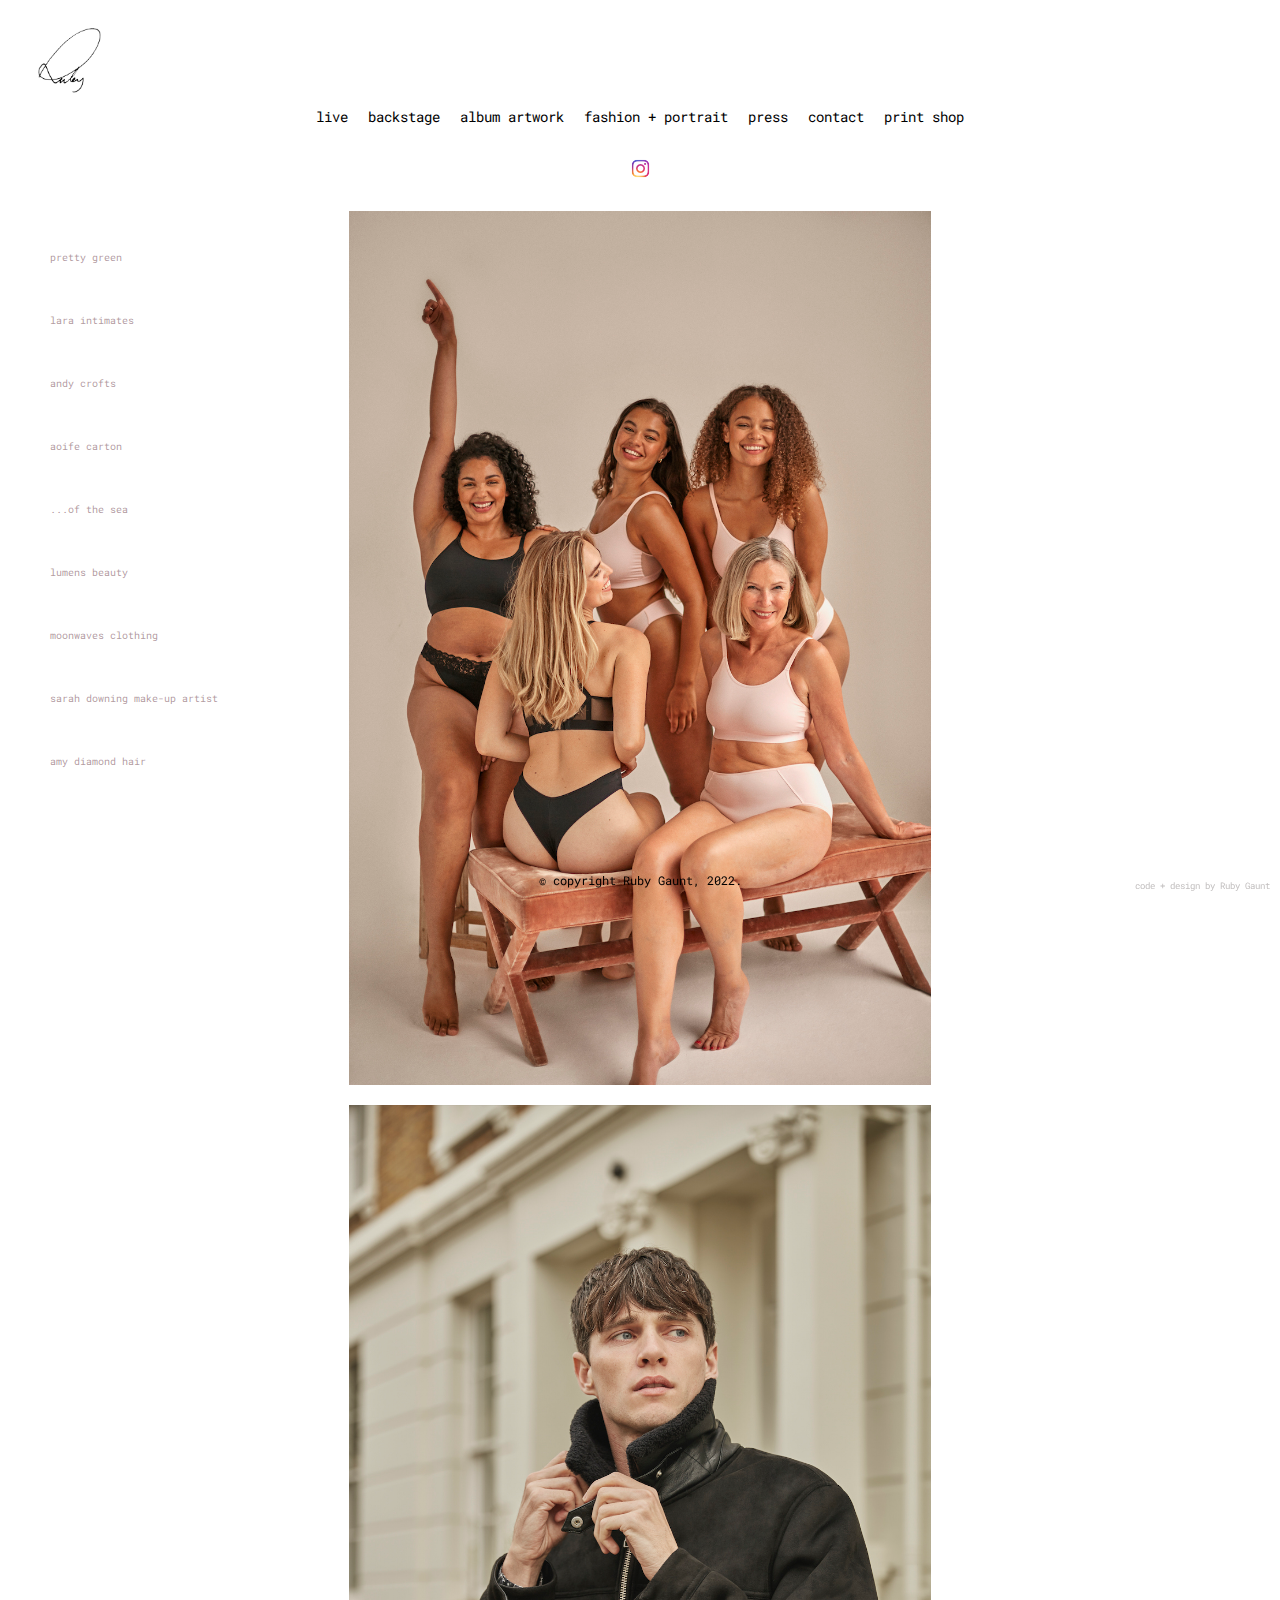
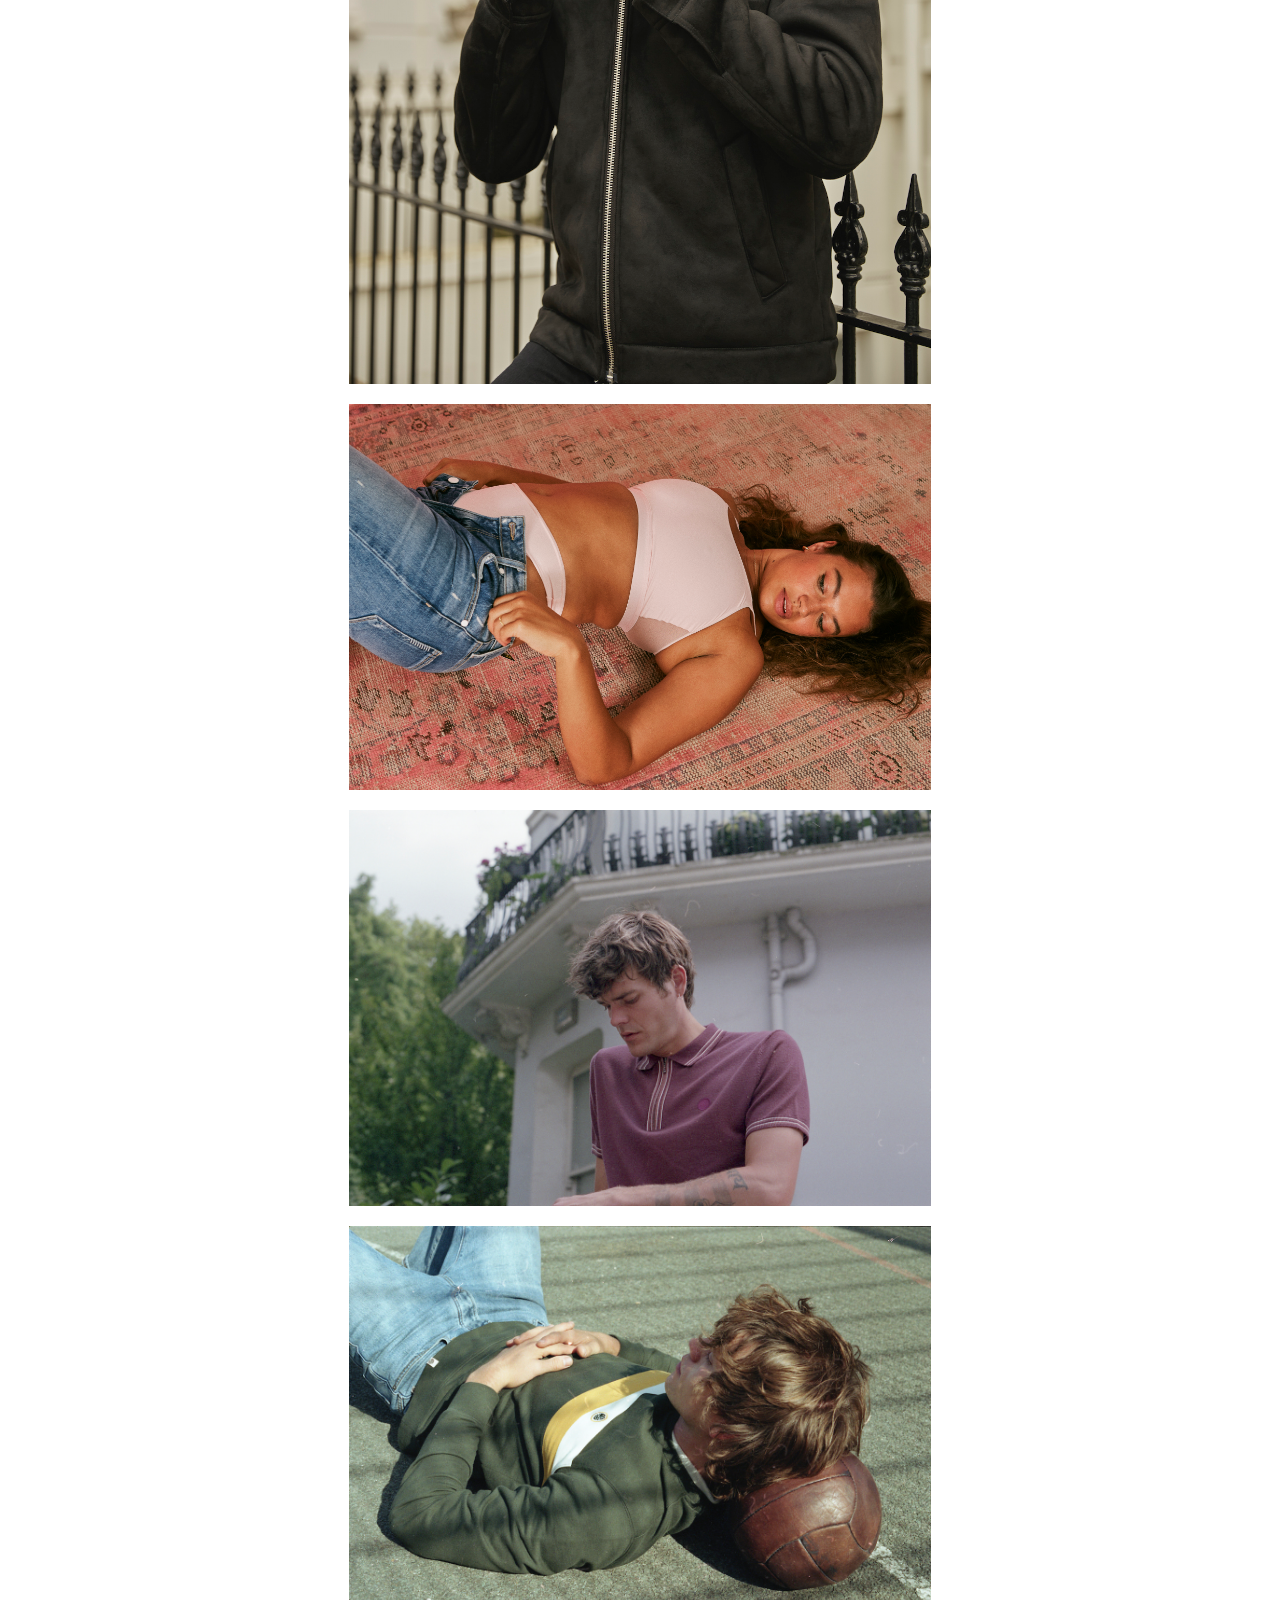
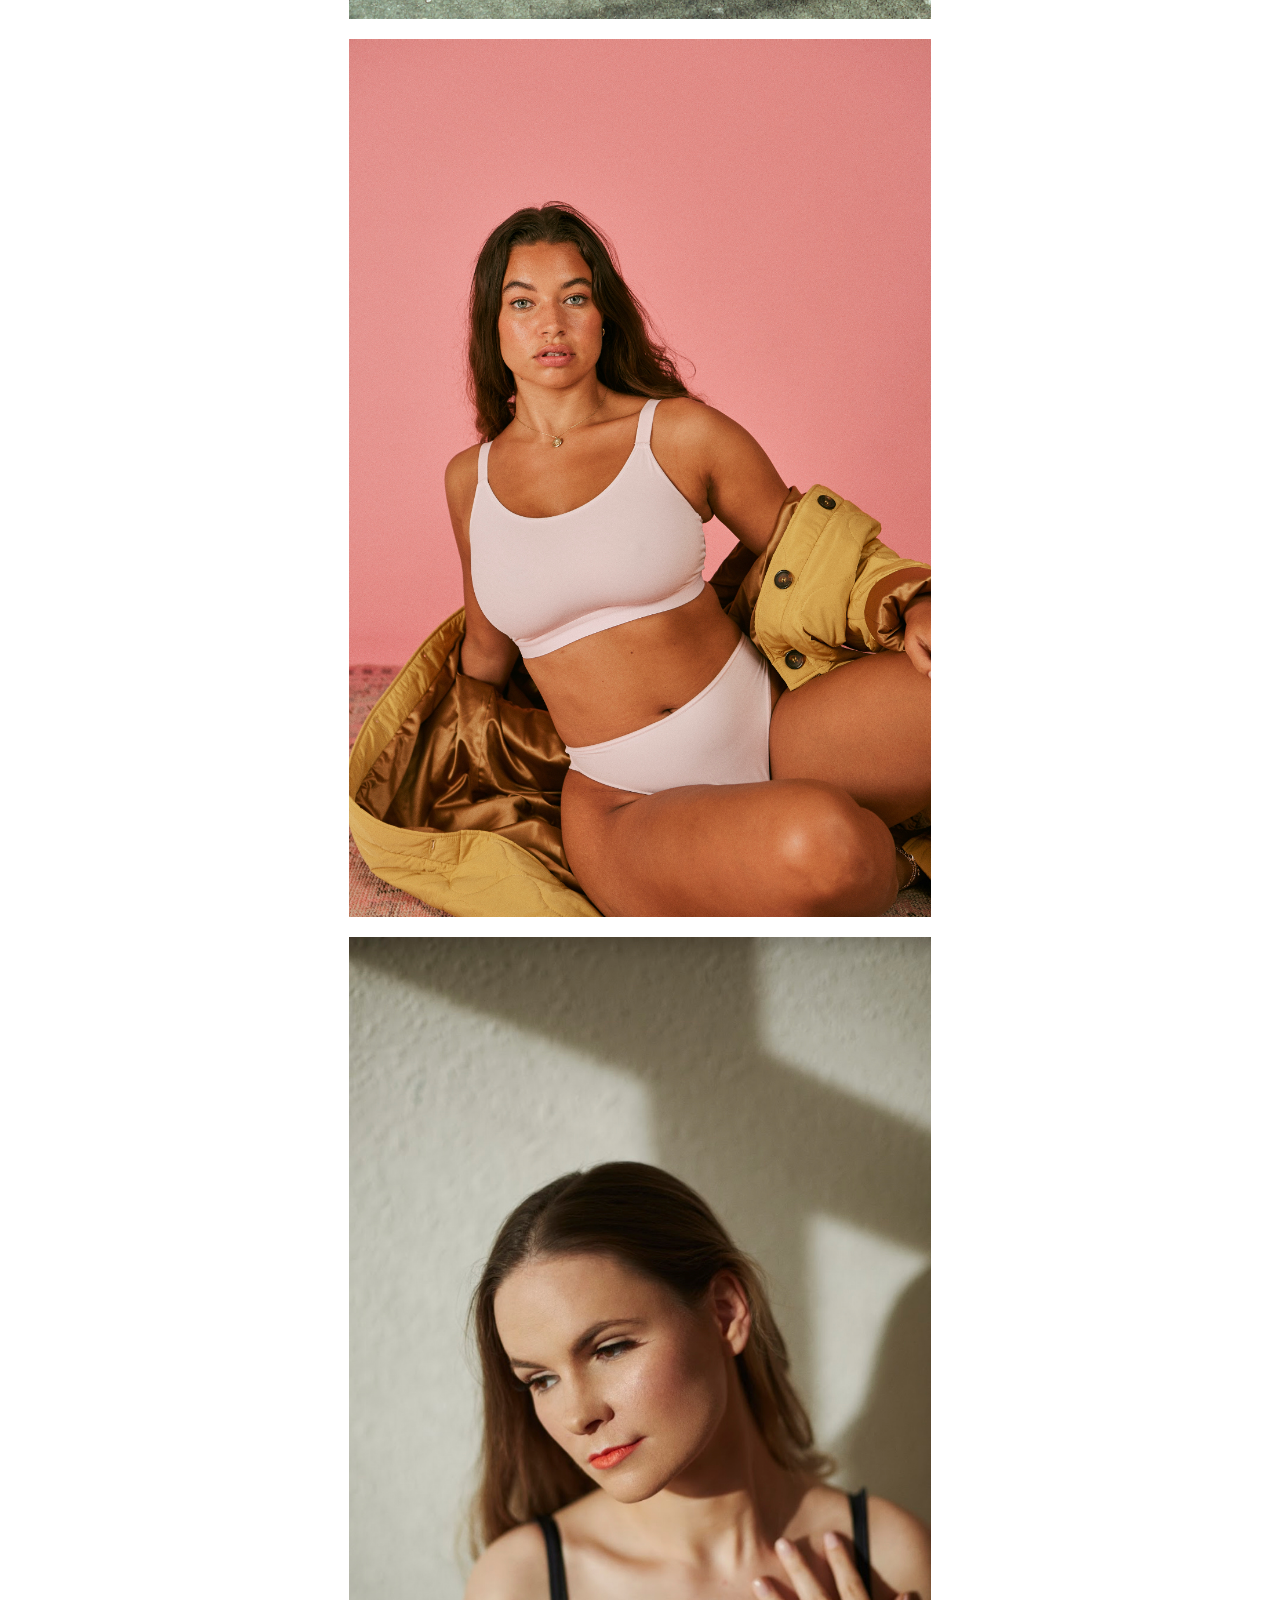
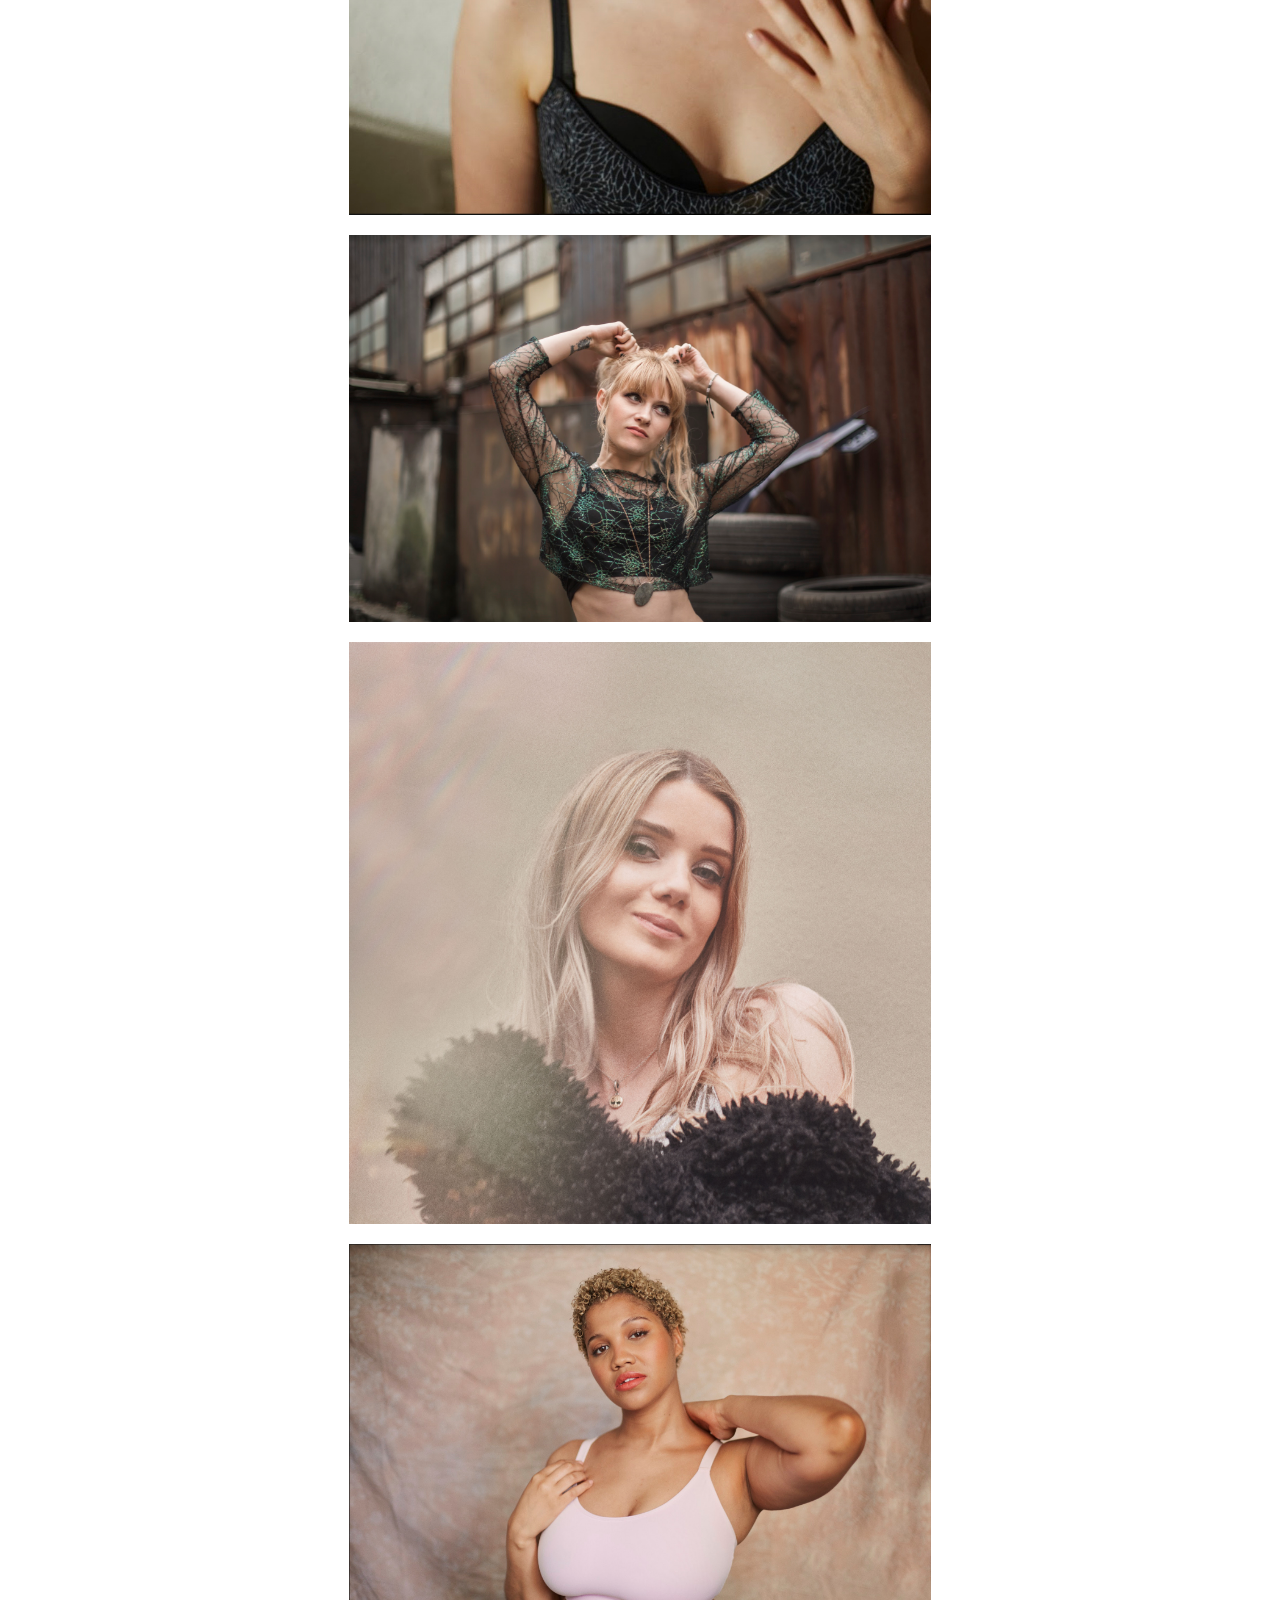
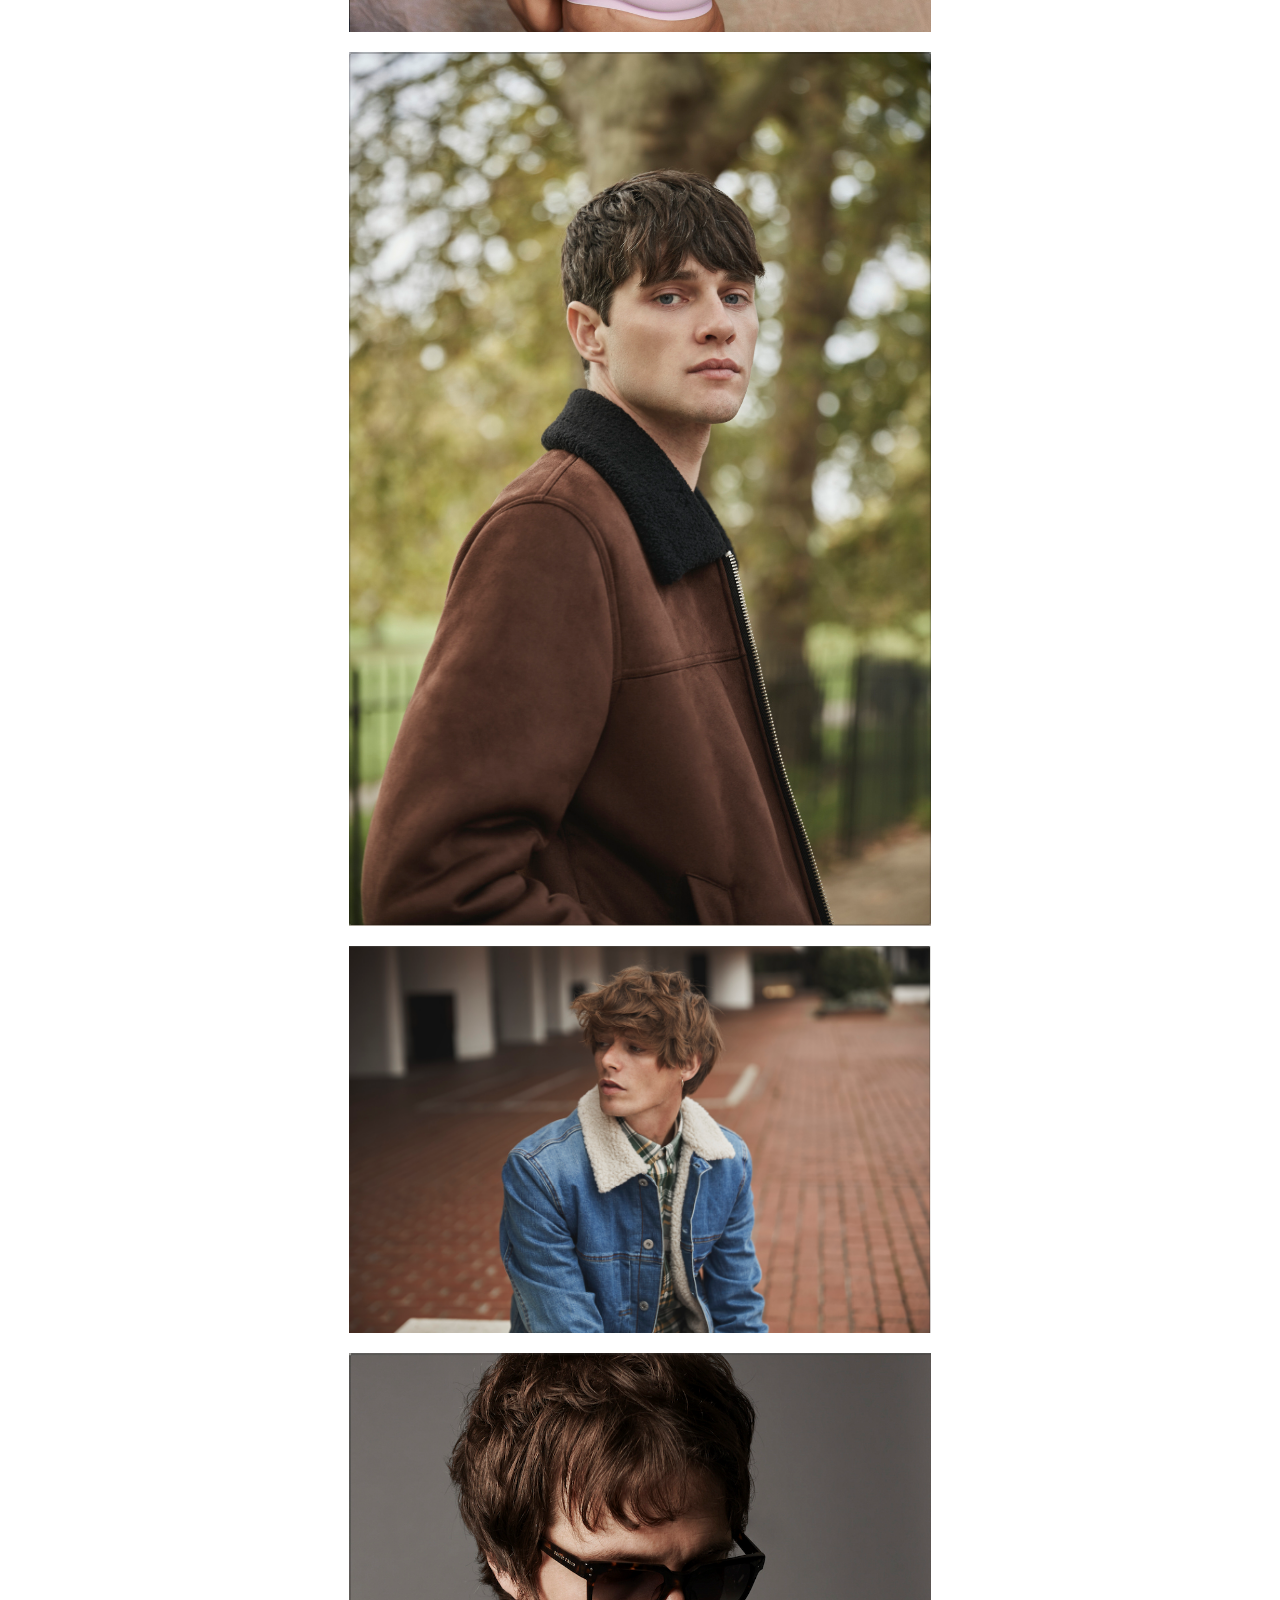
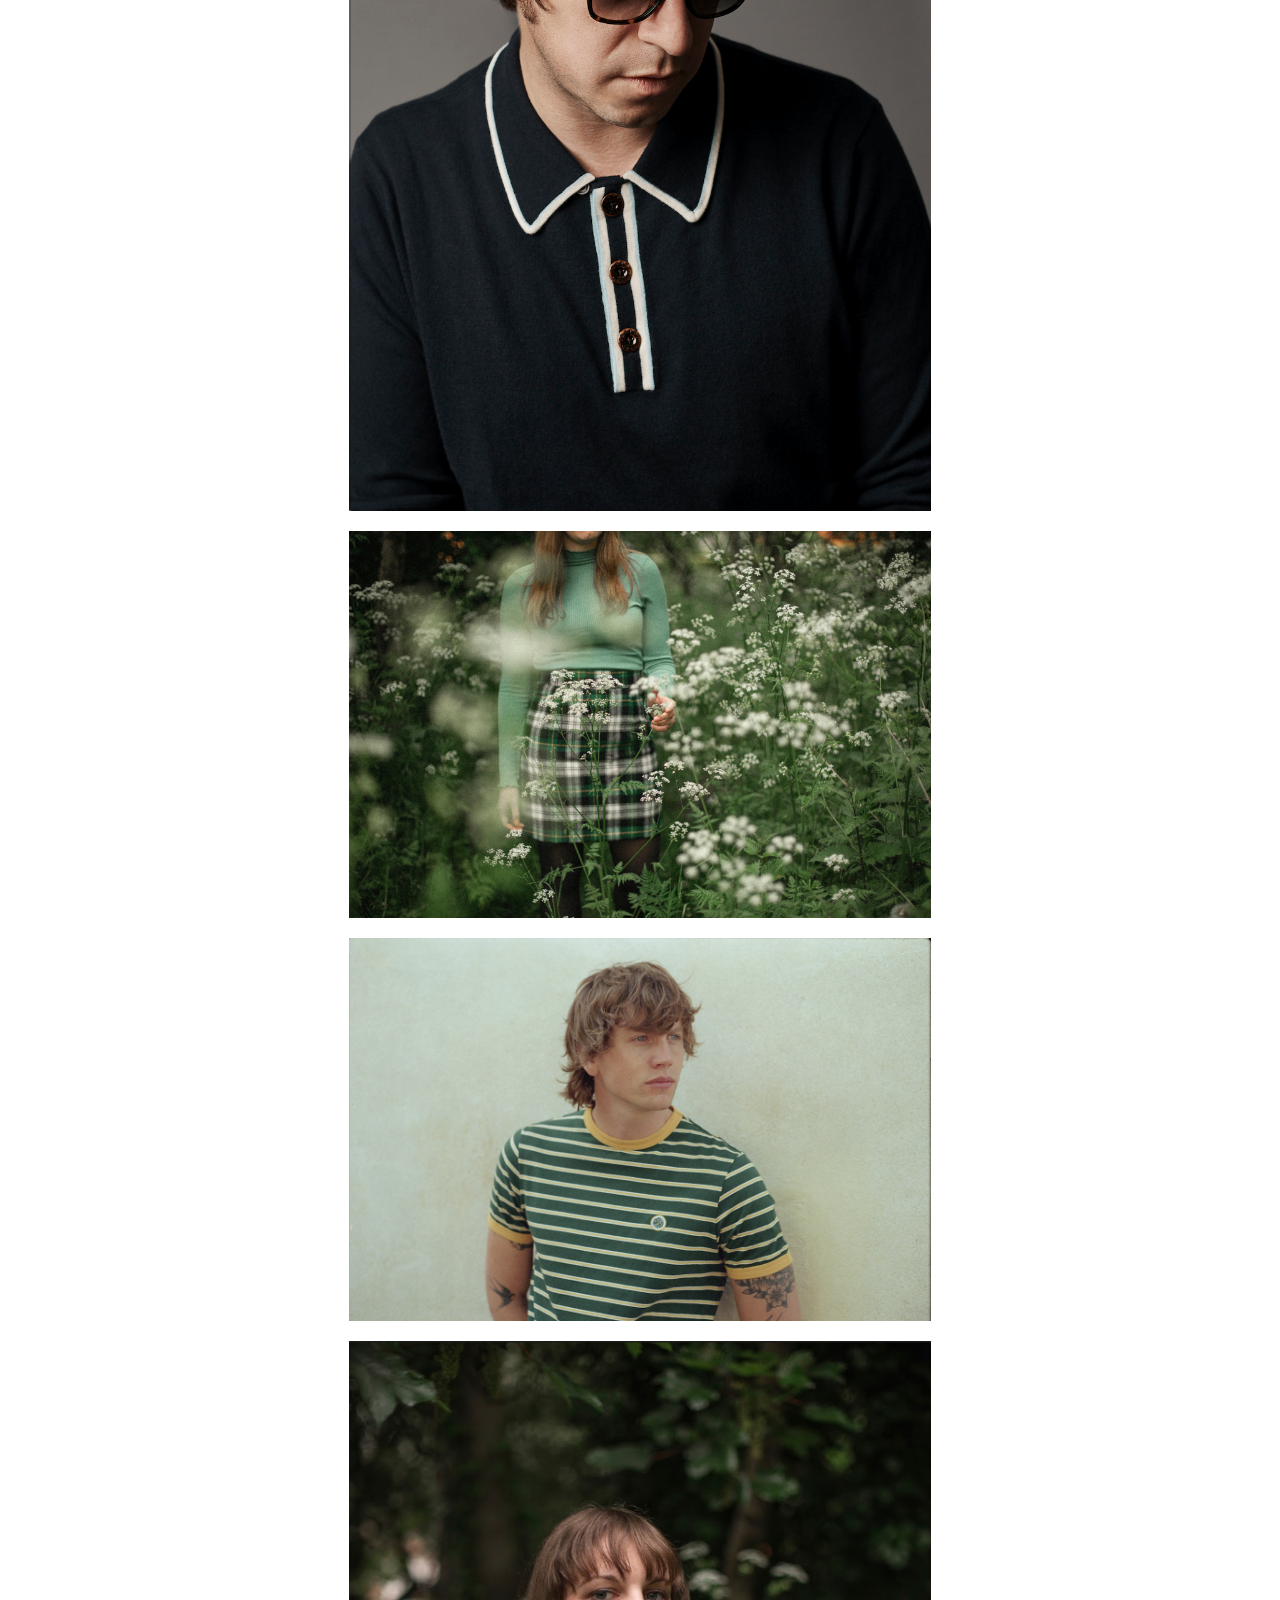
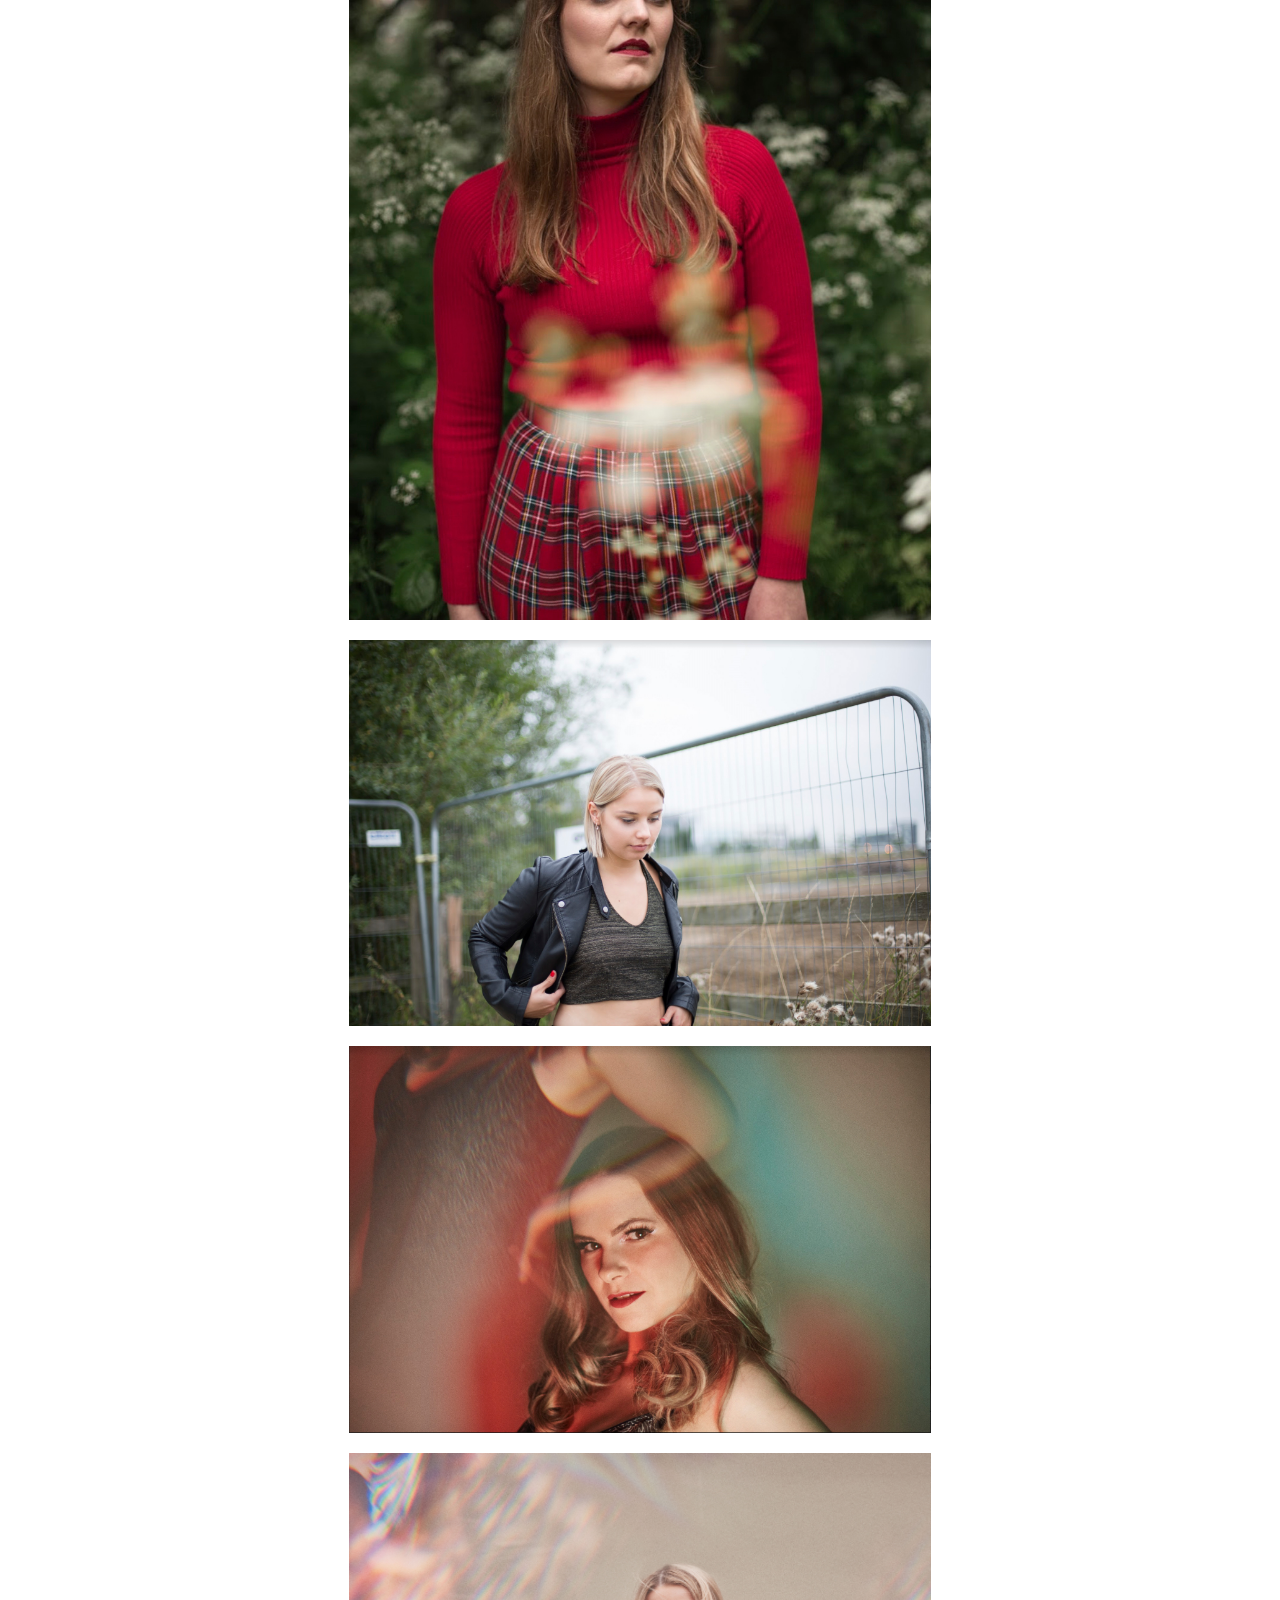
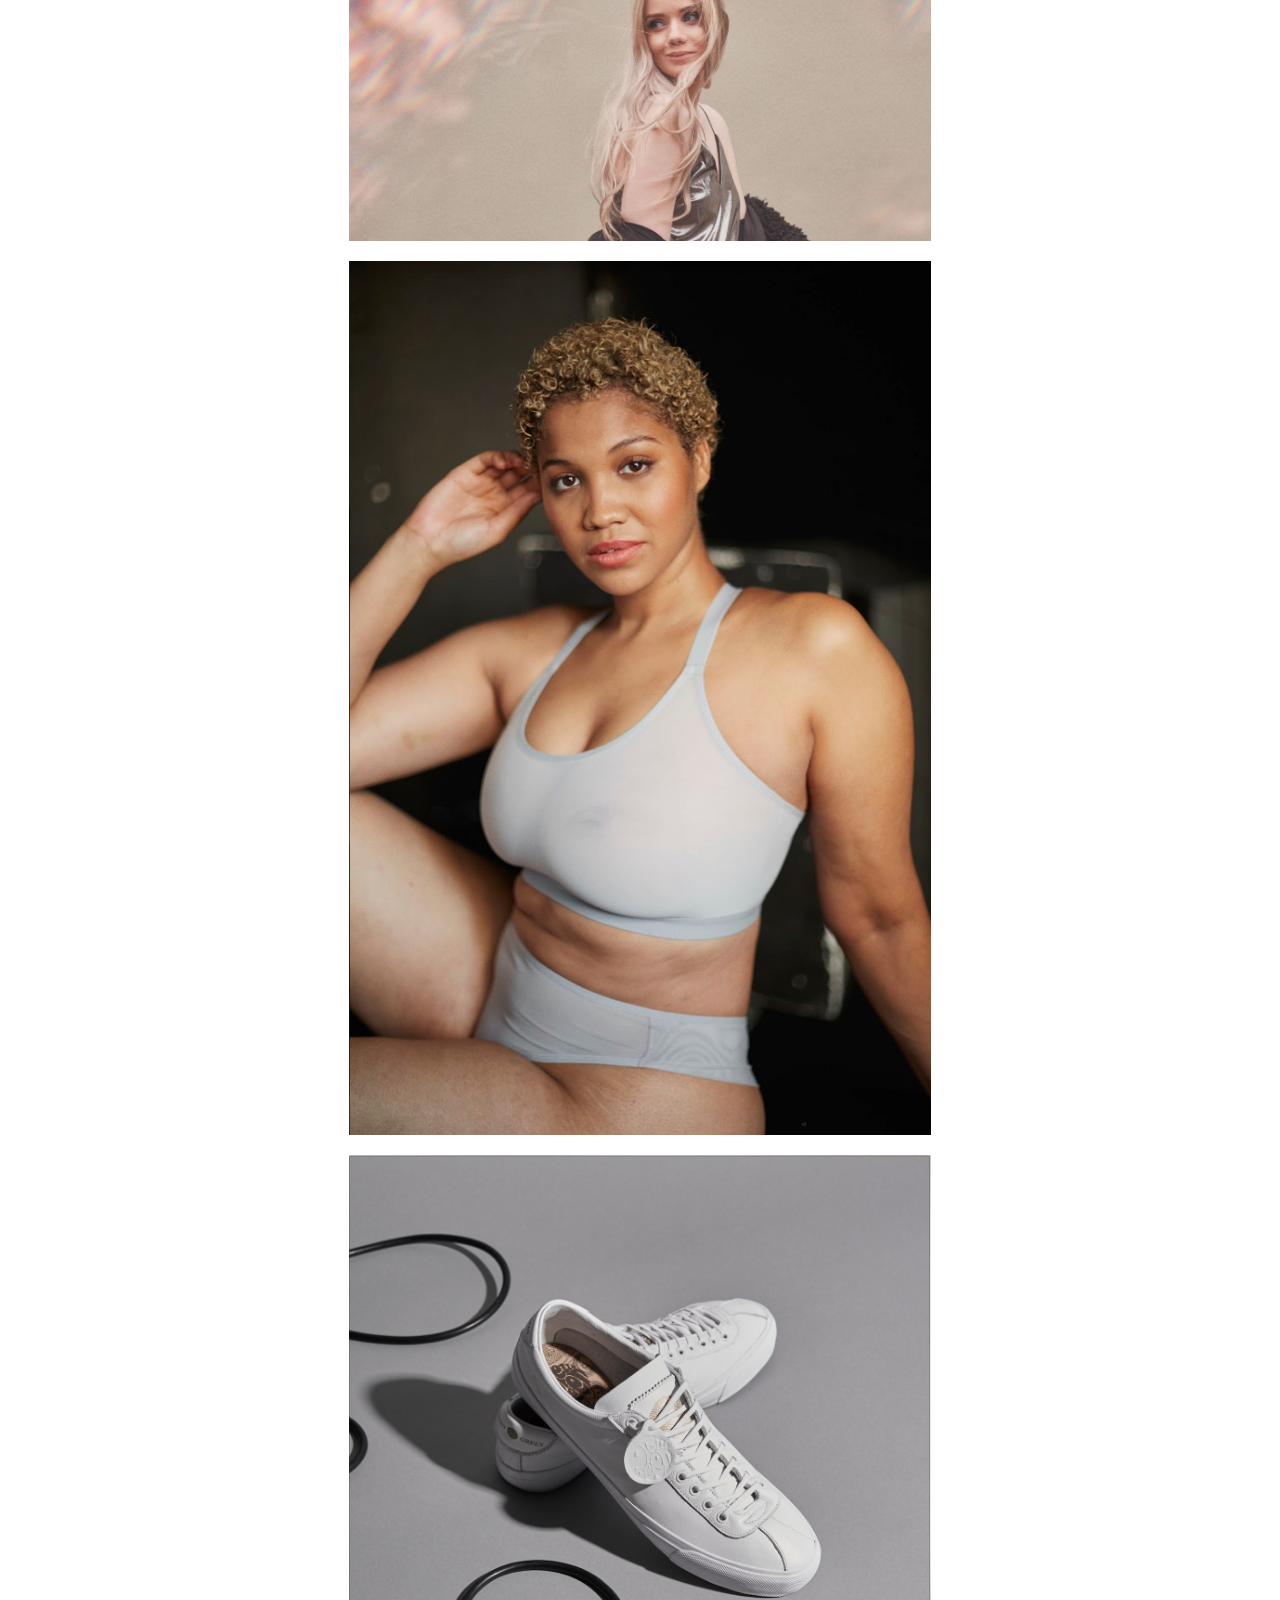
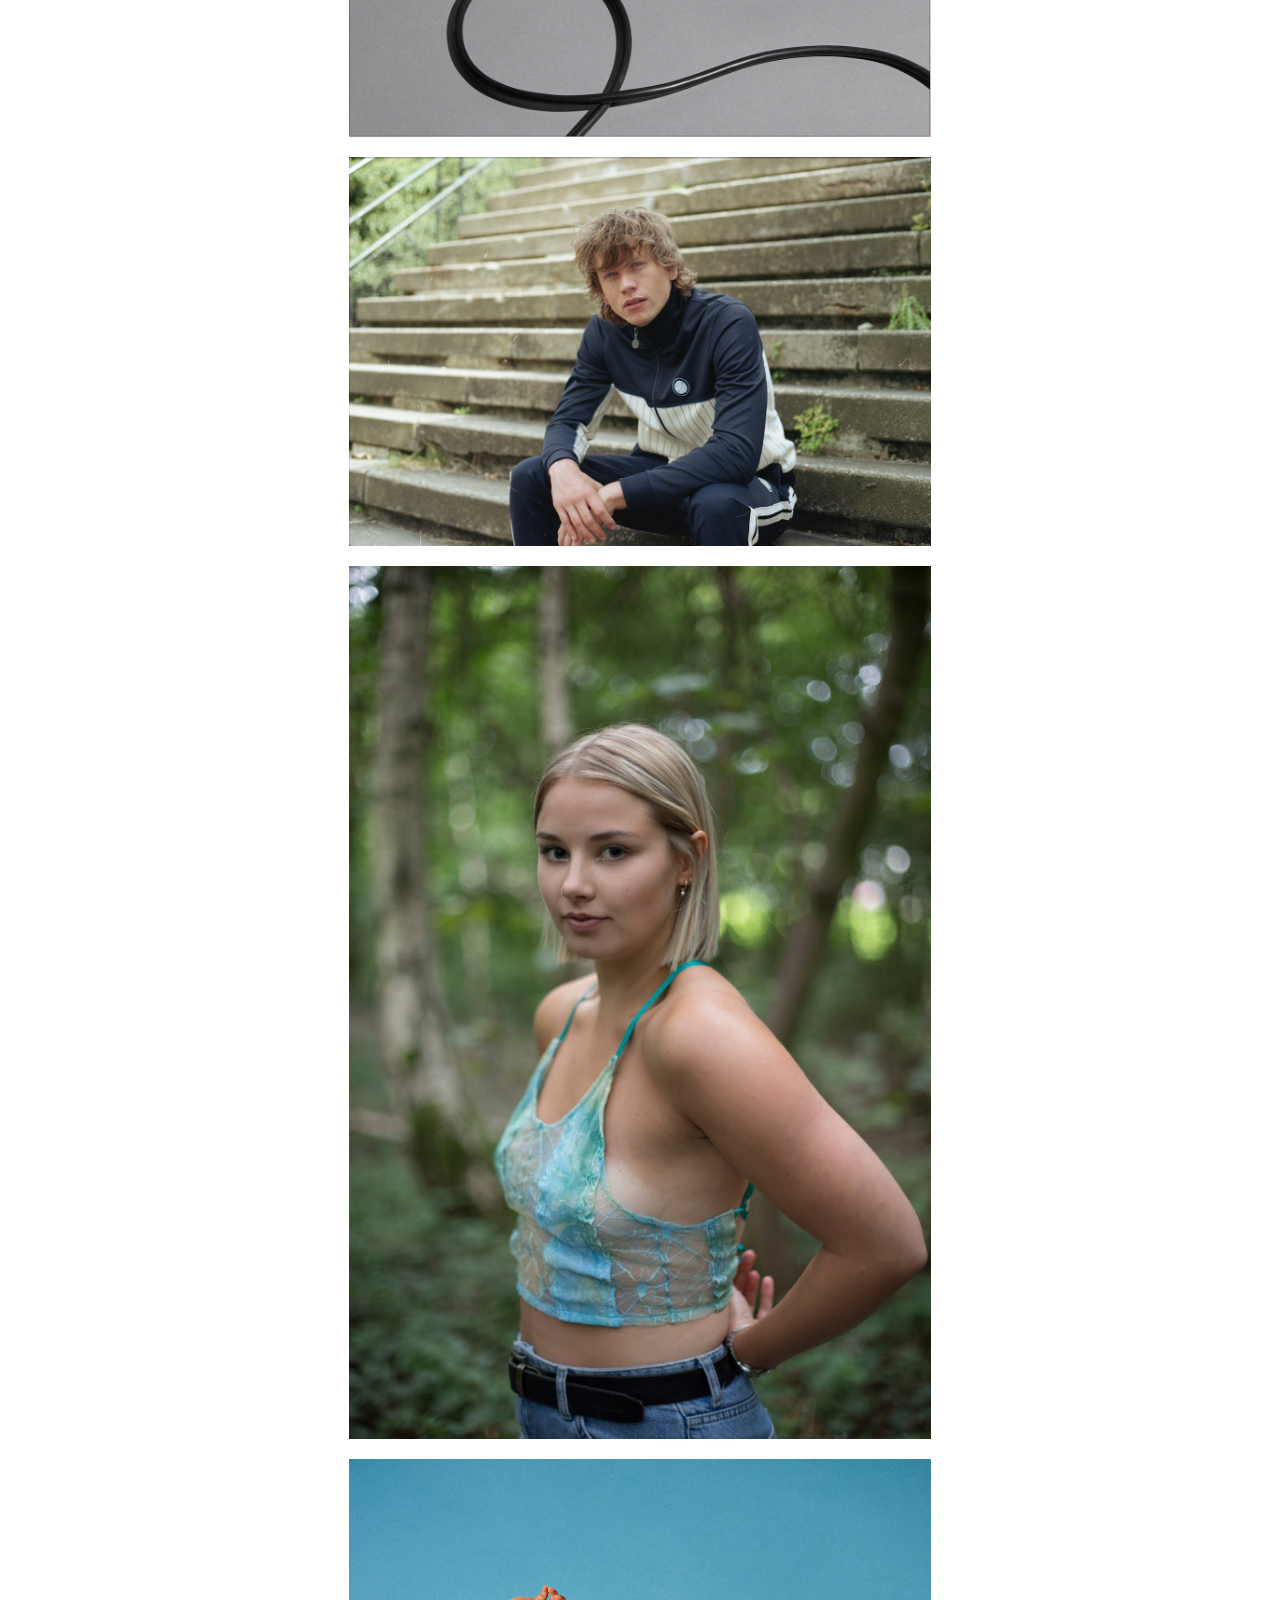
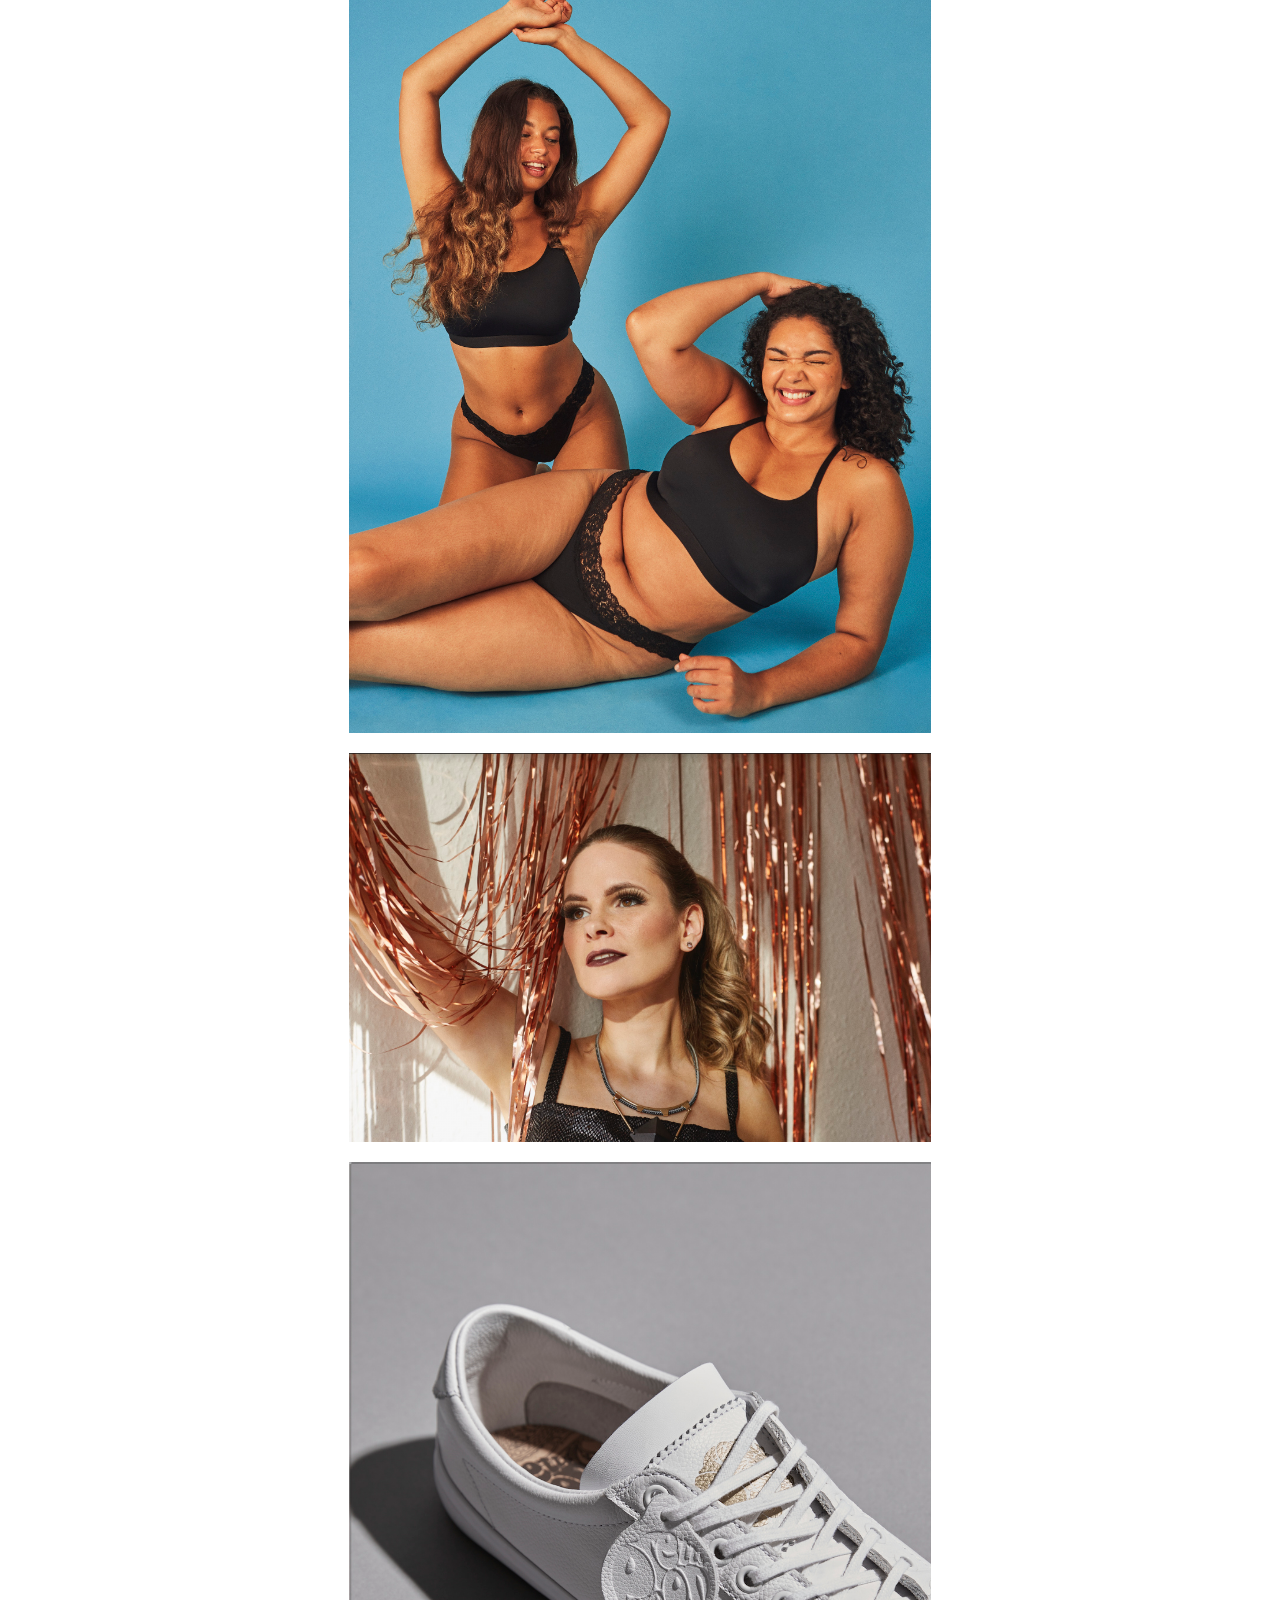
<file: fashionandportrait.html>
<!DOCTYPE html>
<html lang="en">
<head>  <!-- Global site tag (gtag.js) - Google Analytics -->
    <script async src="https://www.googletagmanager.com/gtag/js?id=G-22Z6N0WN04"></script>
    <script>
      window.dataLayer = window.dataLayer || [];
      function gtag(){dataLayer.push(arguments);}
      gtag('js', new Date());
    
      gtag('config', 'G-22Z6N0WN04');
    </script>
    <link rel="stylesheet" type="text/css" href="main.css">
    <meta charset="UTF-8">
    <title>Ruby Gaunt - Fashion + Portrait</title>
</head>
<body>
<div >
        <img class="logo" src="Ruby.png" alt="logo Ruby Gaunt"/>
</div>
<div class="menu">
    <a class="link" href=index > live </a> 
    <a class="link" href=backstage> backstage </a>
    <a class="link" href=albumart> album artwork </a>
    <a class="link" href=fashionandportrait > fashion + portrait </a> 
    <a class="link" href=press > press </a>
    <a class="link" href=mailto:rubygaunt.photo@gmail.com > contact </a>
    <a target="_blank" class="link" href=https://rubygaunt.bigcartel.com> print shop </a>
</div>

<div>
    <a target="_blank" href=https://instagram.com/rubygaunt><img class="instagram" src=IG_Glyph_Fill-0-min.png></a>
</div>

<div class="container">
    <img class="image" src="FASHION_PORTRAIT/RUBYGAUNT_FP_0.1.jpg" alt="lara intimates steph bra"/>
    <img class="image" src="FASHION_PORTRAIT/RUBYGAUNT_FP_1.jpg" alt="pretty green faux shearling flight jacket"/>
    <img class="image" src="FASHION_PORTRAIT/RUBYGAUNT_FP_5.1.jpg" alt="lara intimates steph bra"/>
    <img class="image" src="FASHION_PORTRAIT/RUBYGAUNT_FP_9.jpg" alt="pretty green mod polo"/>
    <img class="image" src="FASHION_PORTRAIT/RUBYGAUNT_FP_5.jpg" alt="pretty green retro sport"/>
    <img class="image" src="FASHION_PORTRAIT/RUBYGAUNT_FP_0.2.jpg" alt="lara intimates steph bra"/>
    <img class="image" src="FASHION_PORTRAIT/RUBYGAUNT_FP_13.jpg" alt="lumens beauty portraits"/>
    <img class="image" src="FASHION_PORTRAIT/RUBYGAUNT_FP_19.jpg" alt="...of the sea halloween"/>
    <img class="image" src="FASHION_PORTRAIT/RUBYGAUNT_FP_28.jpg" alt="aoife carton"/>
    <img class="image" src="FASHION_PORTRAIT/RUBYGAUNT_FP_34.jpg" alt="lara intimates steph bra"/>
    <img class="image" src="FASHION_PORTRAIT/RUBYGAUNT_FP_2.jpg" alt="pretty green faux shearling flight jacket"/>
    <img class="image" src="FASHION_PORTRAIT/RUBYGAUNT_FP_4.jpg" alt="pretty green denim jacket"/>
    <img class="image" src="FASHION_PORTRAIT/RUBYGAUNT_FP_17.jpg" alt="pretty green mod"/>
    <img class="image" src="FASHION_PORTRAIT/RUBYGAUNT_FP_22.jpg" alt="...of the sea"/>
    <img class="image" src="FASHION_PORTRAIT/RUBYGAUNT_FP_7.jpg" alt="pretty green retro sport"/>
    <img class="image" src="FASHION_PORTRAIT/RUBYGAUNT_FP_21.jpg" alt="...of the sea"/>
    <img class="image" src="FASHION_PORTRAIT/RUBYGAUNT_FP_23.jpg" alt="...of the sea"/>
    <img class="image" src="FASHION_PORTRAIT/RUBYGAUNT_FP_12.jpg" alt="lumens beauty portraits"/>
    <img class="image" src="FASHION_PORTRAIT/RUBYGAUNT_FP_27.jpg" alt="aoife carton"/>
    <img class="image" src="FASHION_PORTRAIT/RUBYGAUNT_FP_29.jpg" alt="lara intimates"/>
    <img class="image" src="FASHION_PORTRAIT/RUBYGAUNT_FP_14.jpg" alt="pretty green leather trainers"/>
    <img class="image" src="FASHION_PORTRAIT/RUBYGAUNT_FP_6.jpg" alt="pretty green retro sport"/>
    <img class="image" src="FASHION_PORTRAIT/RUBYGAUNT_FP_24.jpg" alt="...of the sea"/>
    <img class="image" src="FASHION_PORTRAIT/RUBYGAUNT_FP_32.jpg" alt="lara intimates steph bra"/>
    <img class="image" src="FASHION_PORTRAIT/RUBYGAUNT_FP_10.jpg" alt="lumens beauty portraits"/>
    <img class="image" src="FASHION_PORTRAIT/RUBYGAUNT_FP_15.jpg" alt="pretty green leather trainers"/>
    <img class="image" src="FASHION_PORTRAIT/RUBYGAUNT_FP_25.jpg" alt="...of the sea"/>
    
    <img class="image" src="FASHION_PORTRAIT/RUBYGAUNT_FP_18.jpg" alt="pretty green mod"/>
    <img class="image" src="FASHION_PORTRAIT/RUBYGAUNT_FP_16.jpg" alt="pretty green mod"/>
    <img class="image" src="FASHION_PORTRAIT/RUBYGAUNT_FP_3.jpg" alt="pretty green faux shearling parka"/>
    
    
    
    <div class="overlay">
        <div class="text">pretty green</div>
        <div class="text">lara intimates</div>
        <div class="text">andy crofts</div>
        <div class="text">aoife carton</div>
        <div class="text">...of the sea</div>
        <div class="text">lumens beauty</div>
        <div class="text">moonwaves clothing</div>
        <div class="text">sarah downing make-up artist</div>
        <div class="text">amy diamond hair</div>
    </div>    
<div>
        <p class="footer">© copyright Ruby Gaunt, 2022.</p>
</div> 
<div>
    <p class="right-footer">code + design by Ruby Gaunt</p>
</div>  
</div>
</body>
</html>
</file>
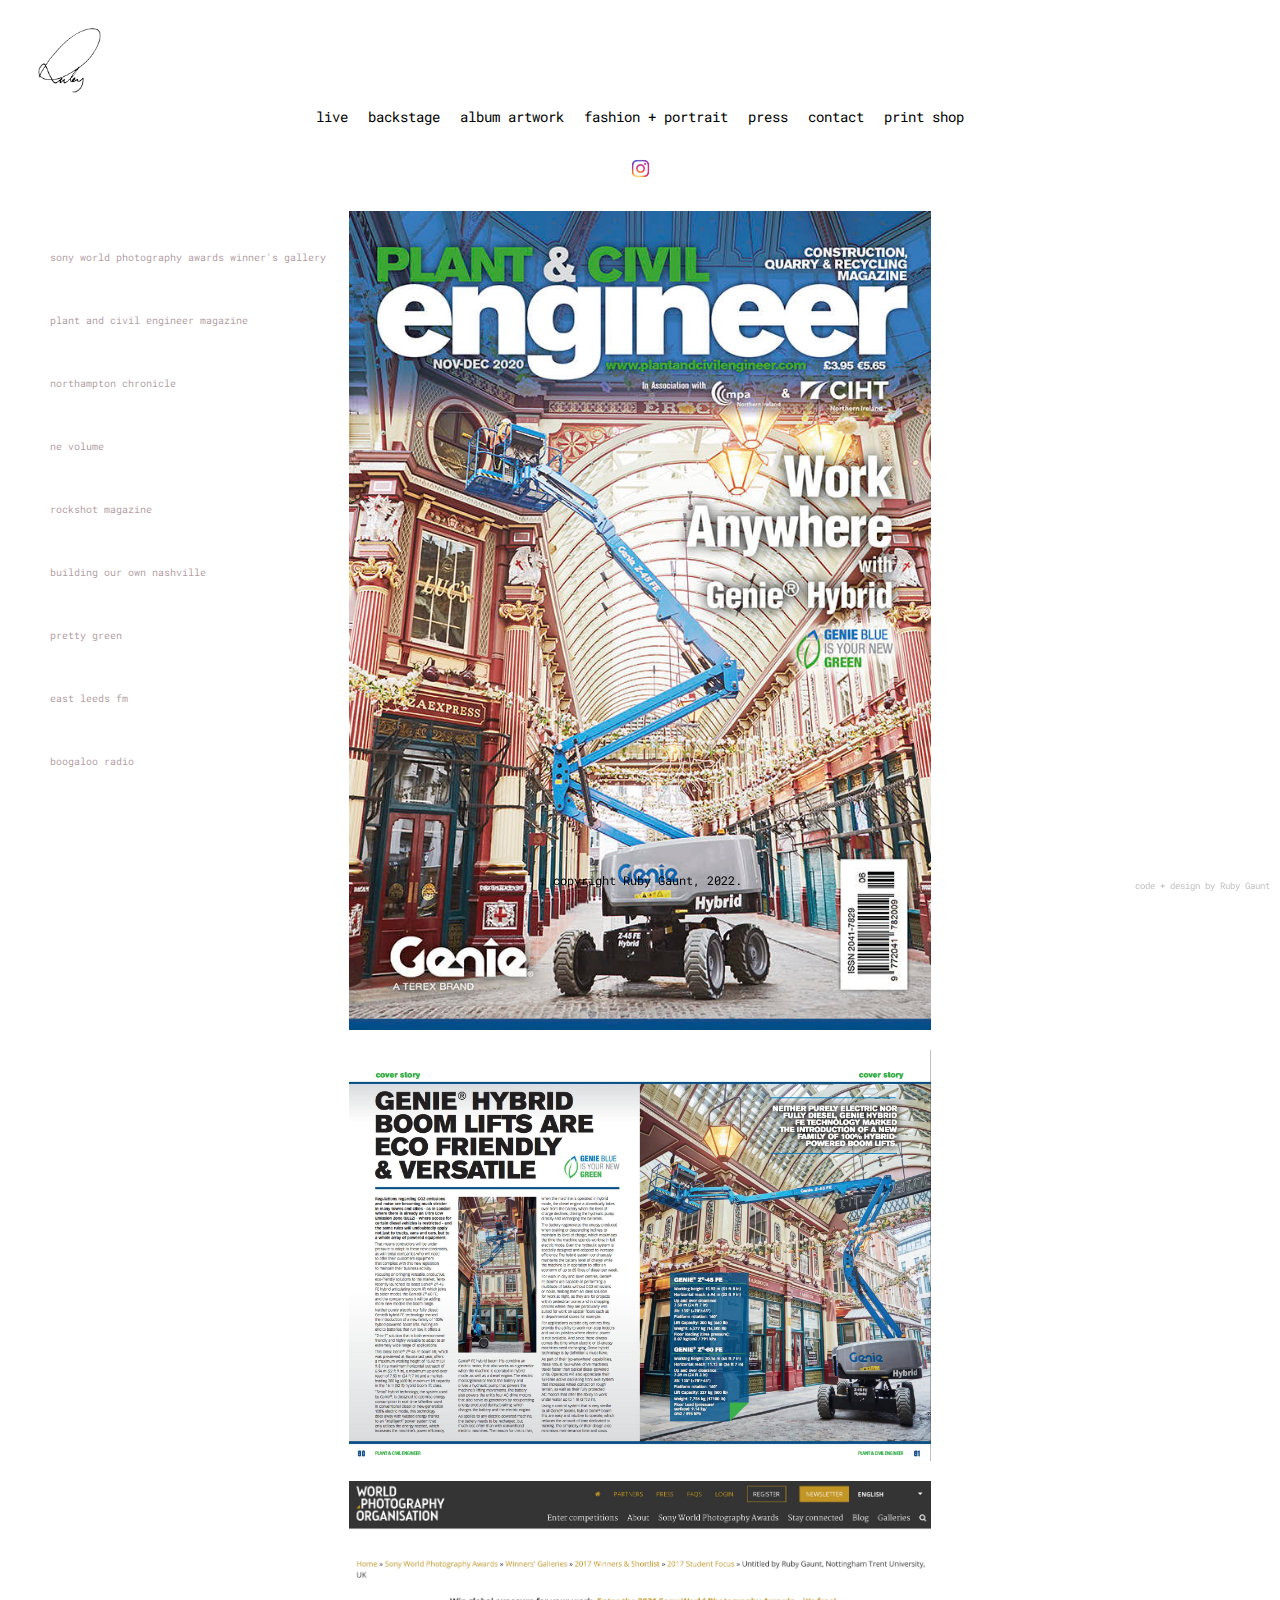
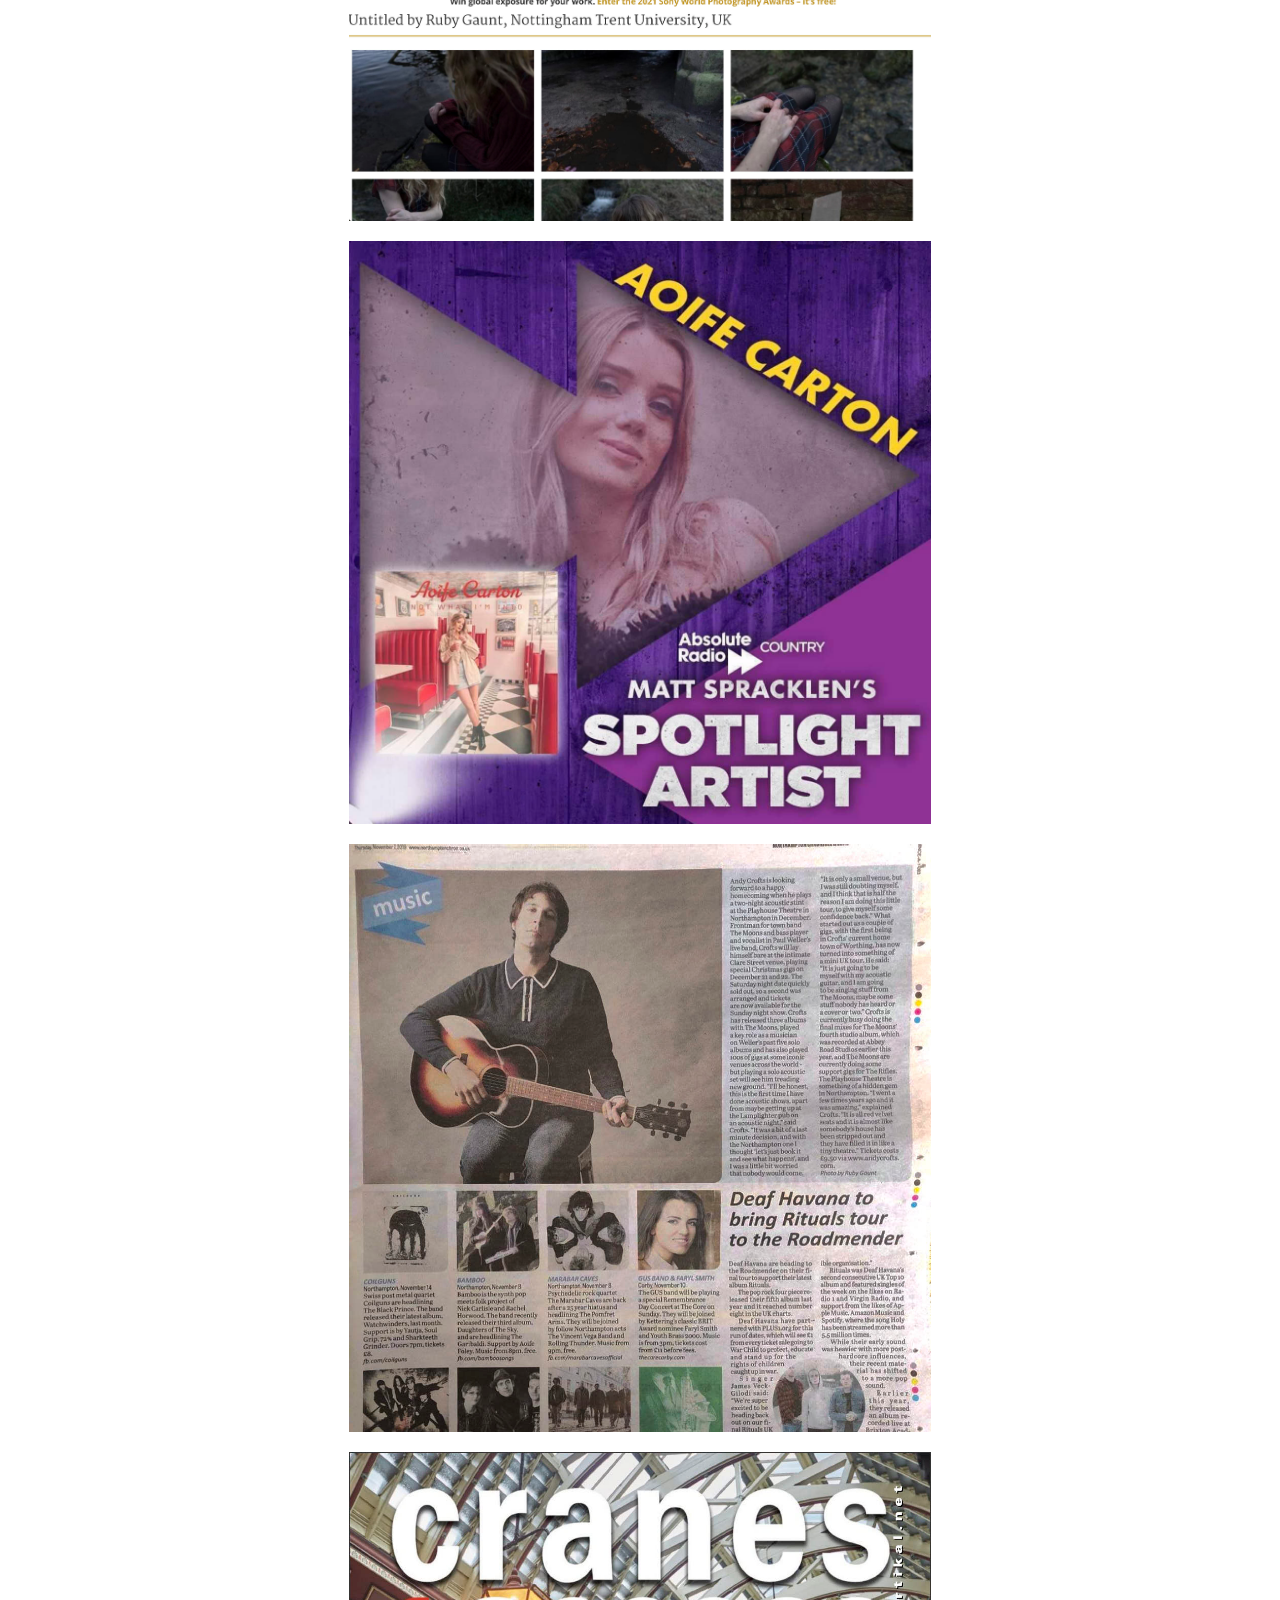
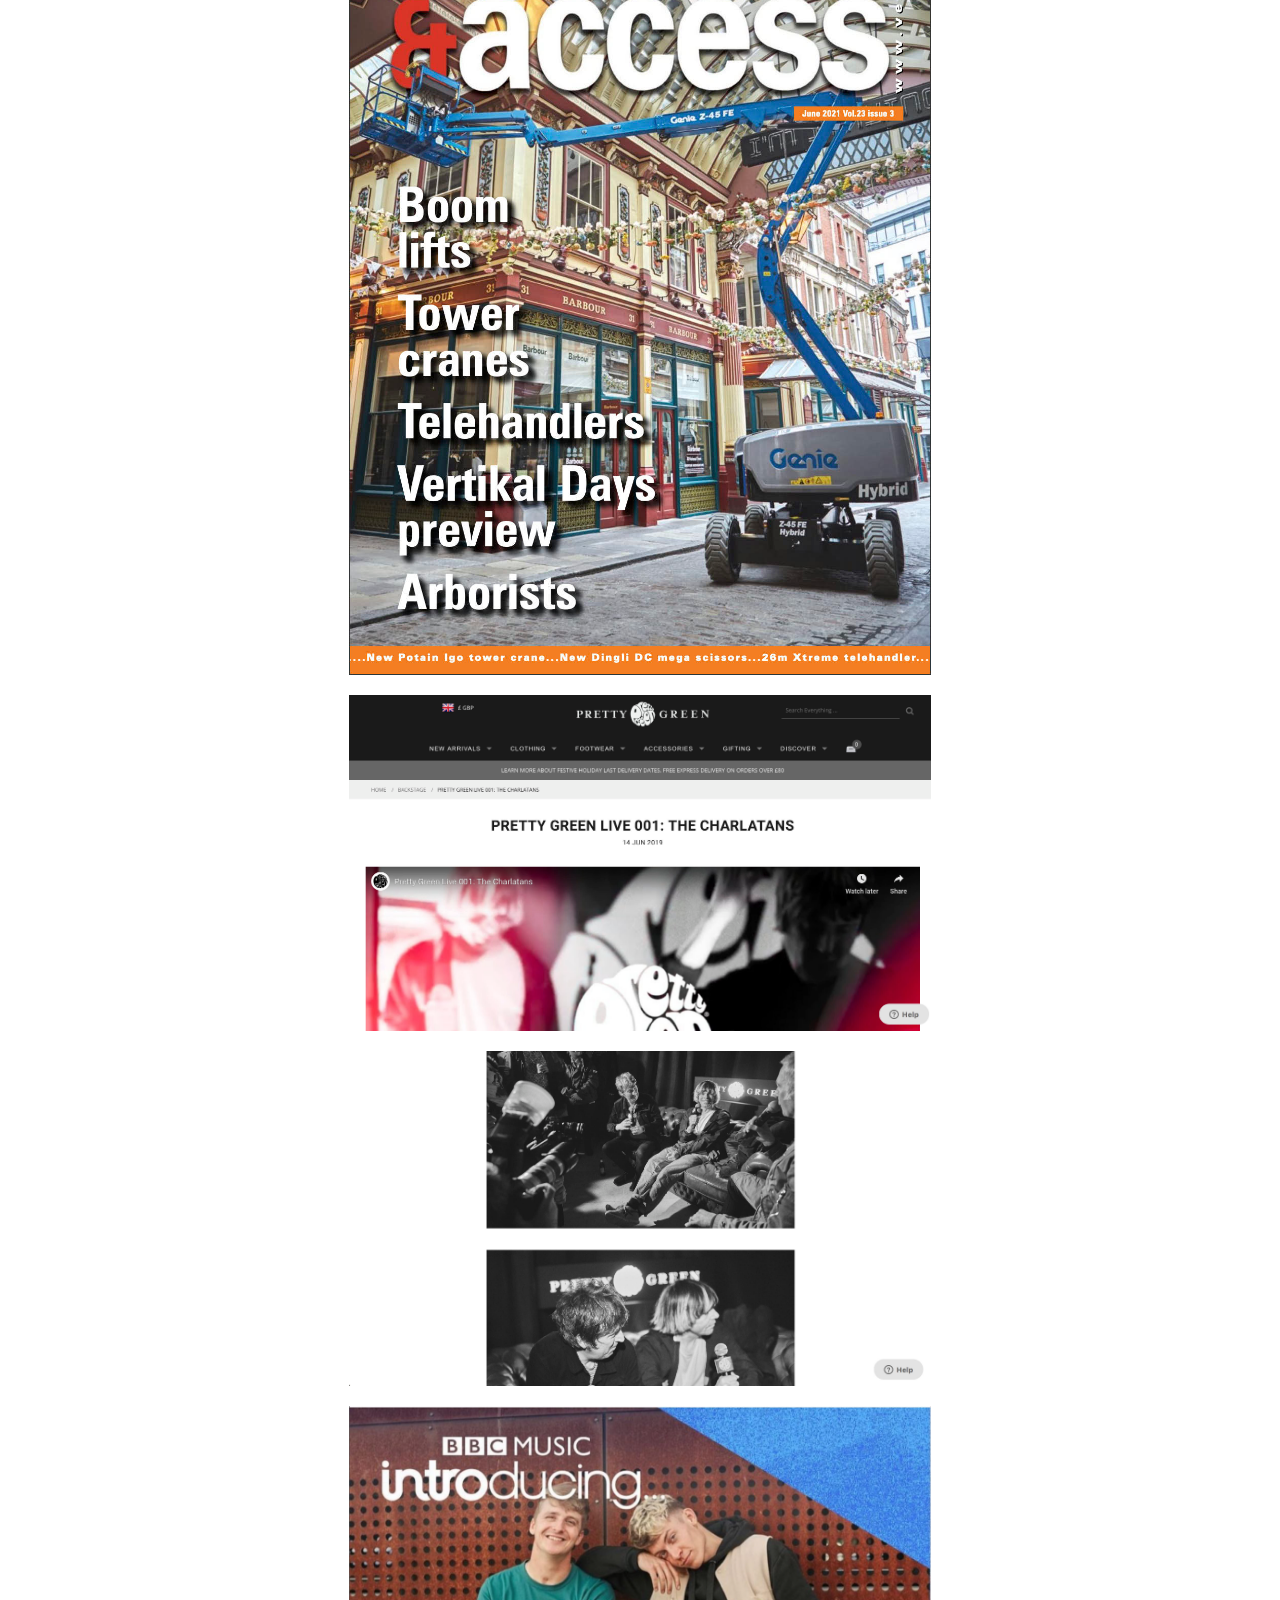
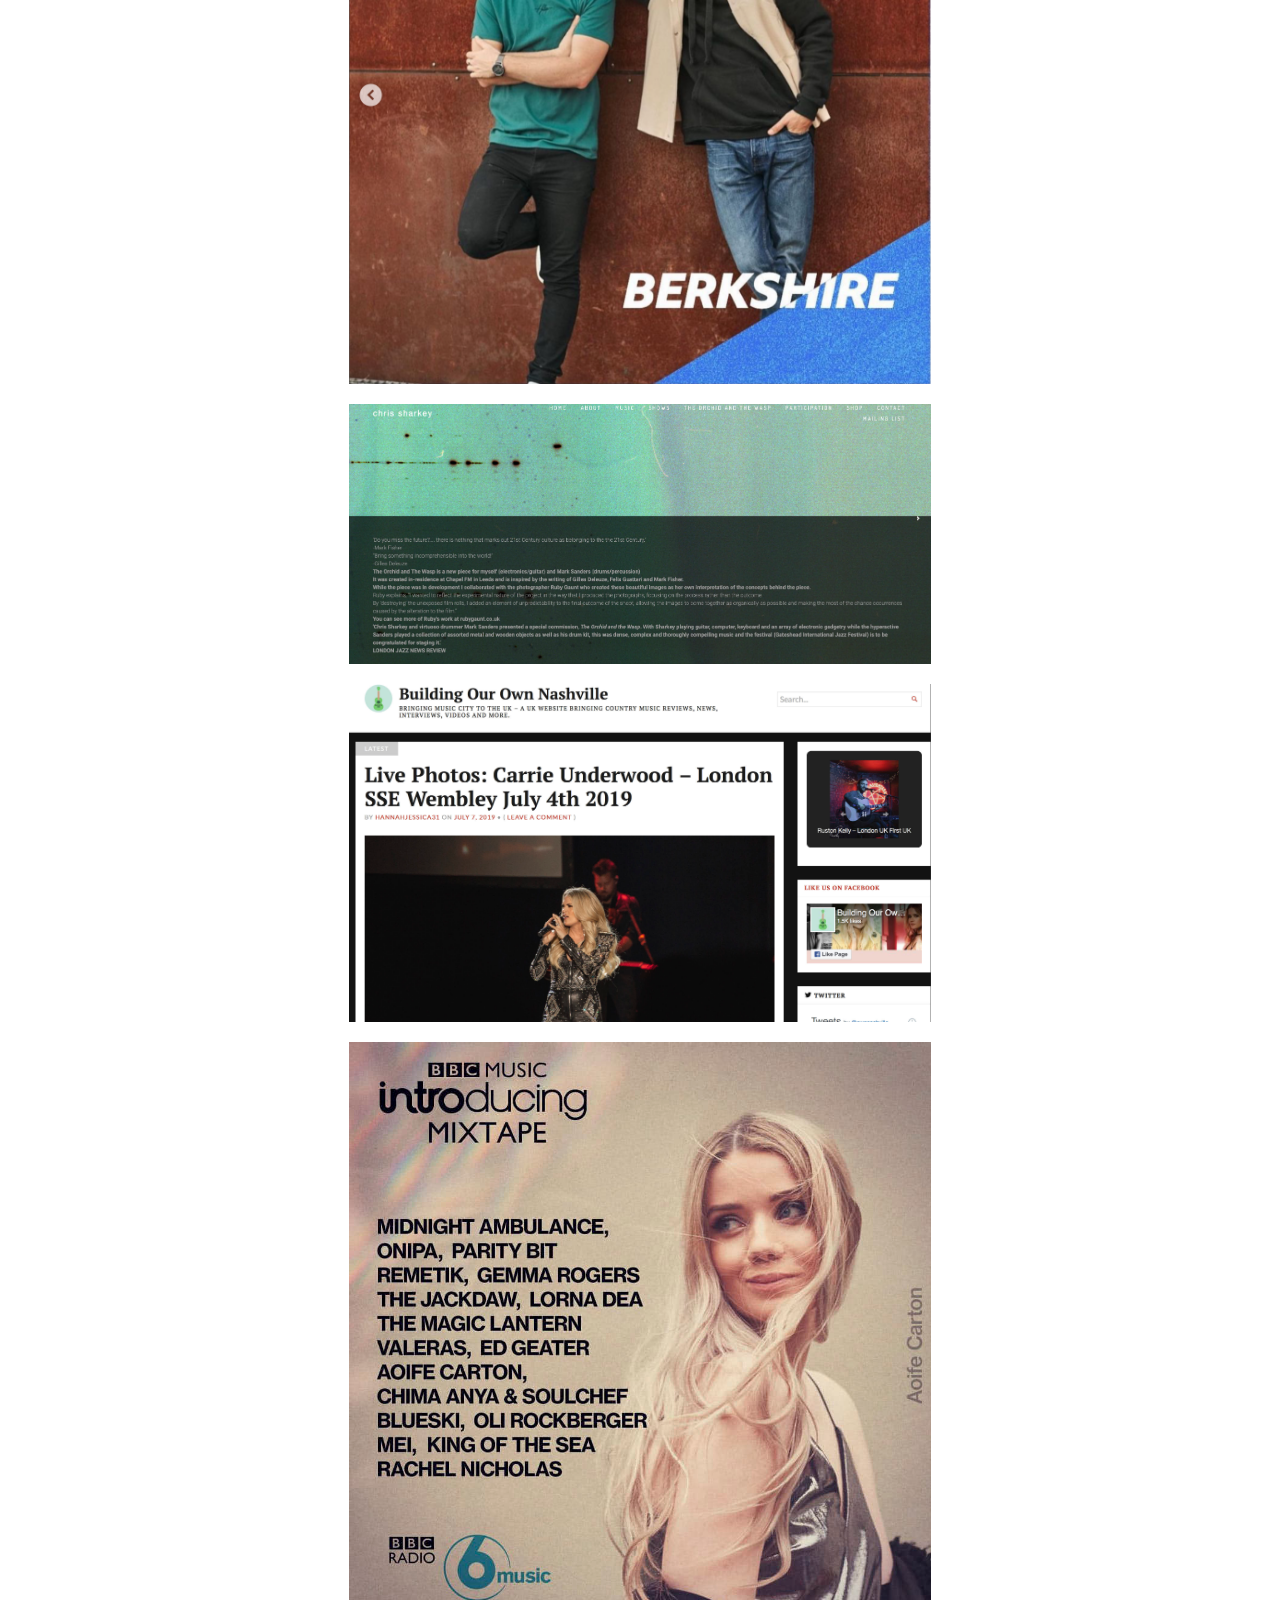
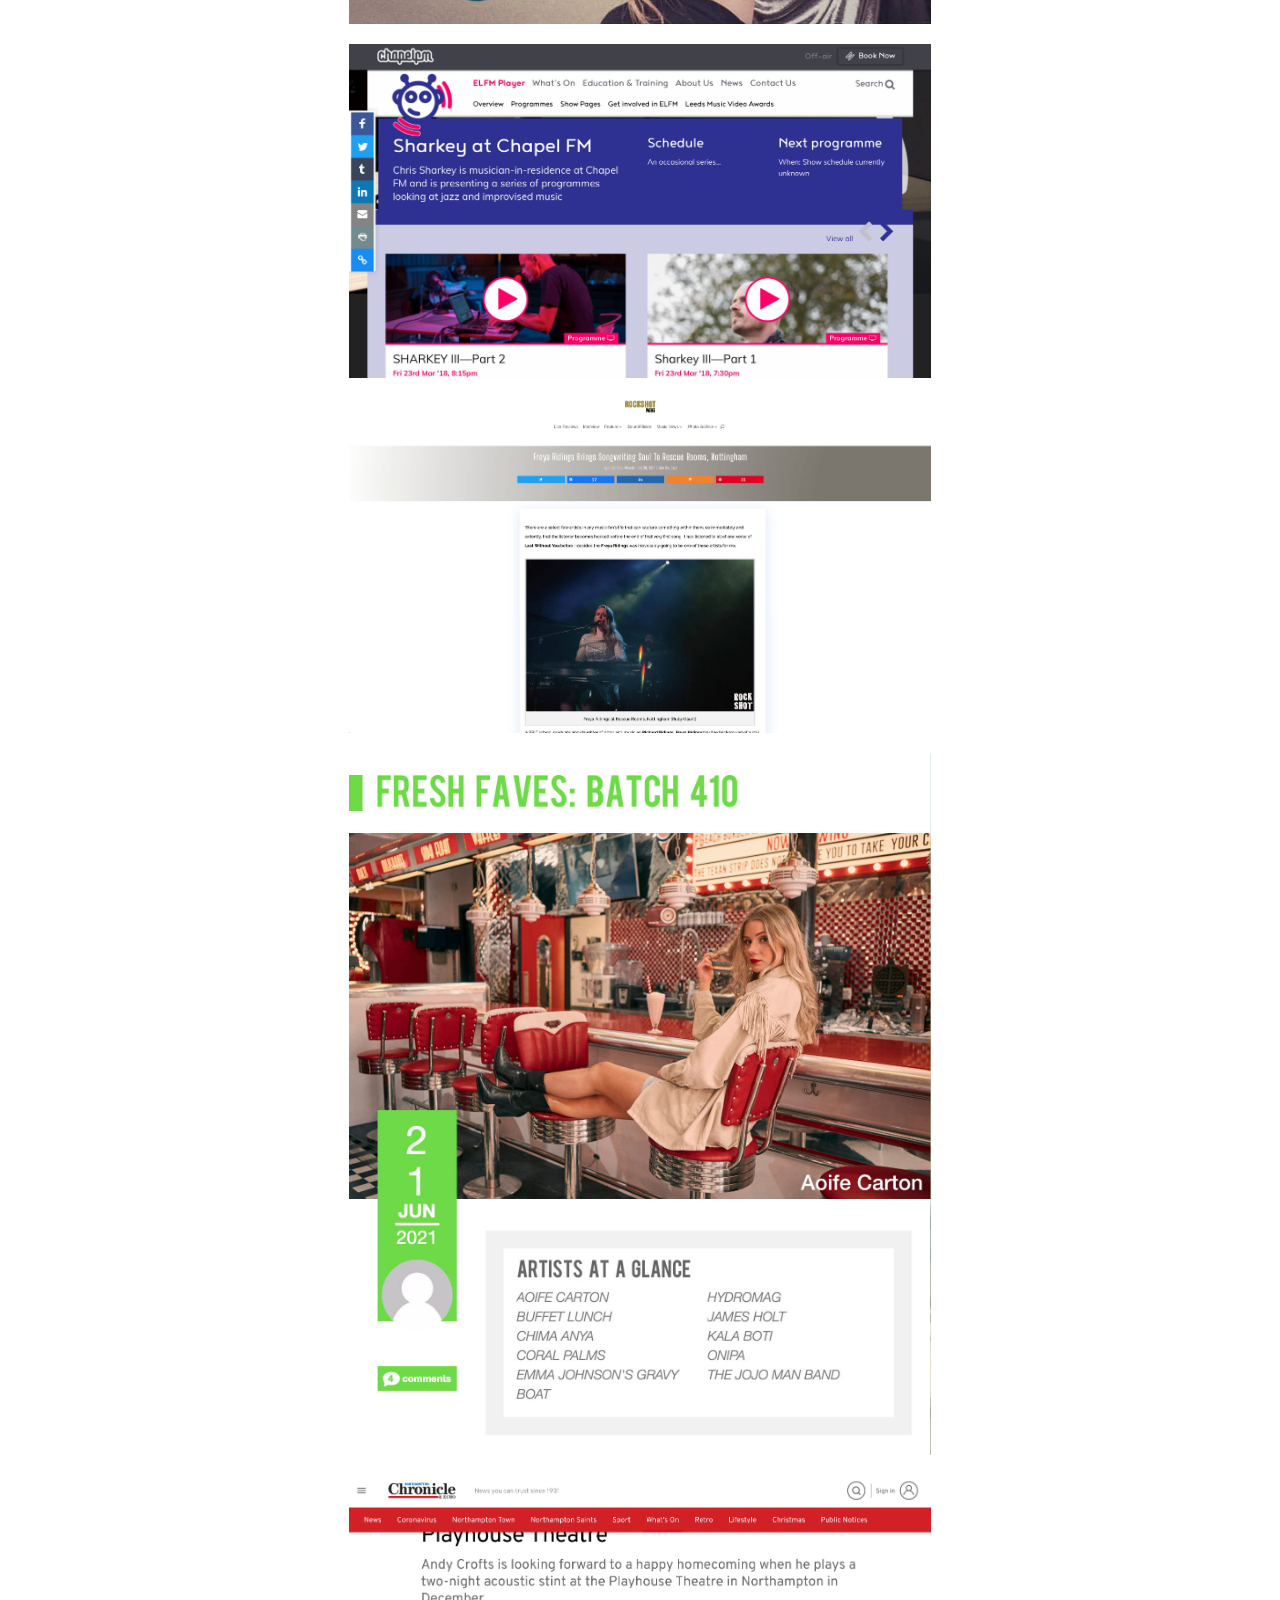
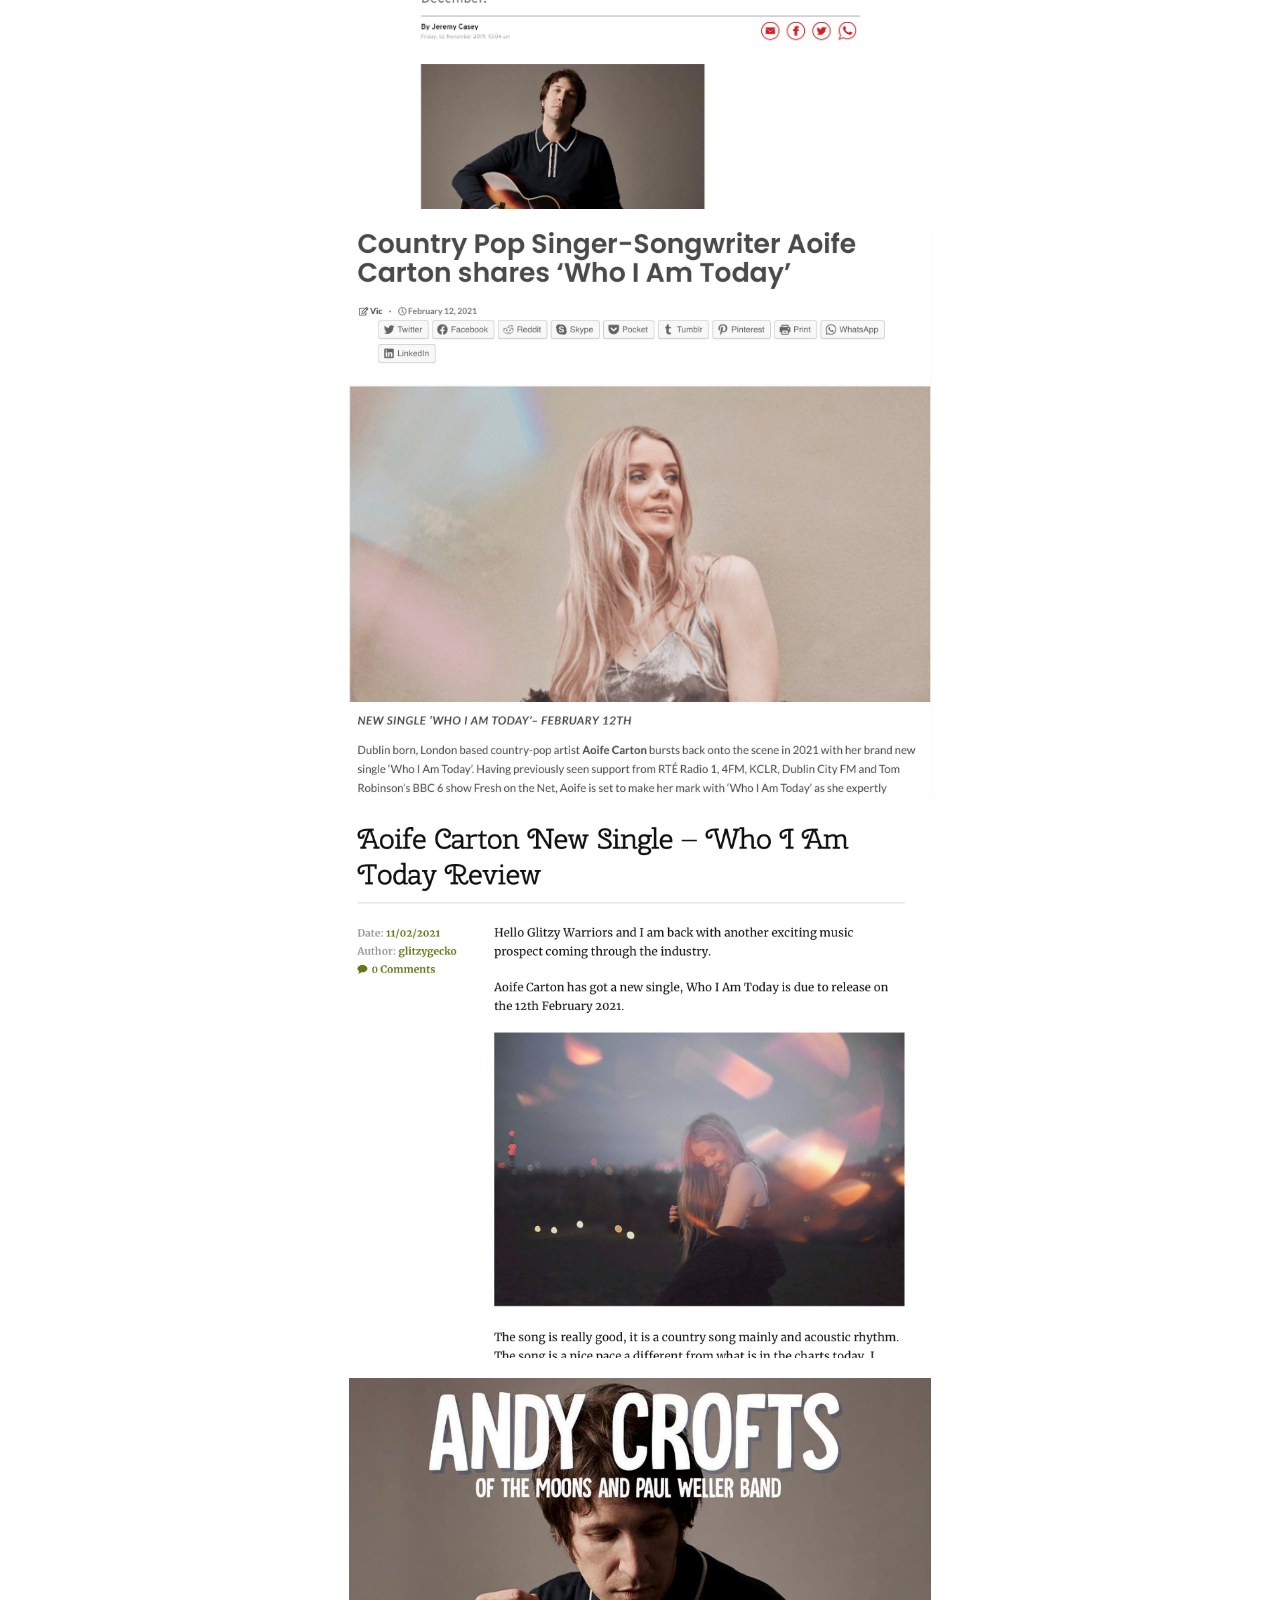
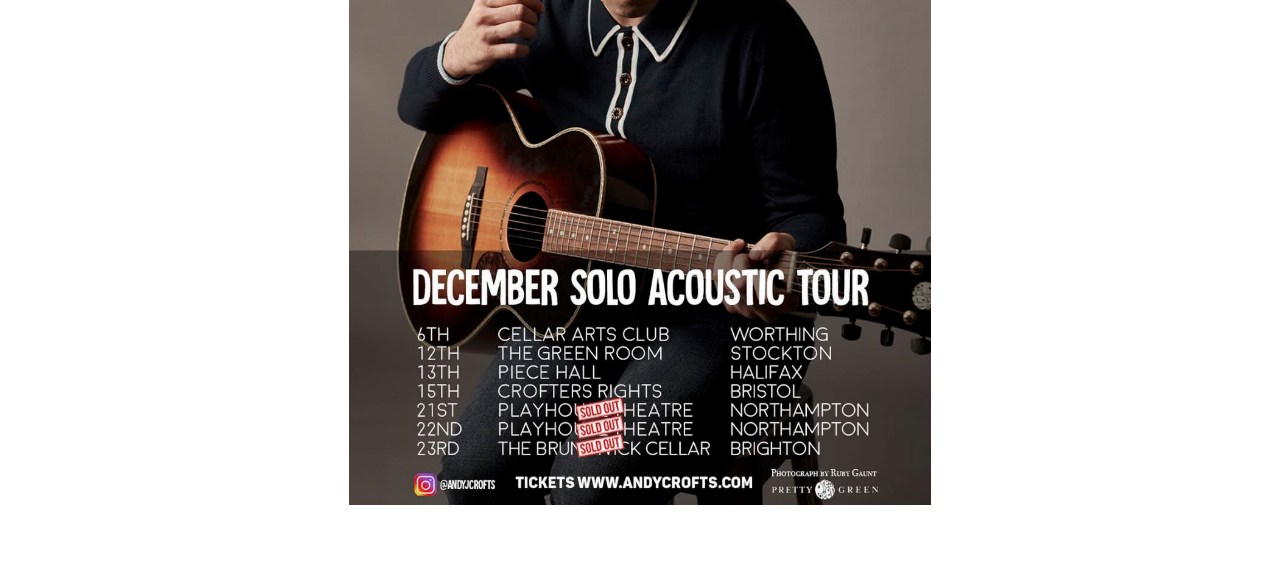
<file: press.html>
<!DOCTYPE html>
<html lang="en">
<head> 
    <!-- Global site tag (gtag.js) - Google Analytics -->
    <script async src="https://www.googletagmanager.com/gtag/js?id=G-22Z6N0WN04"></script>
    <script>
      window.dataLayer = window.dataLayer || [];
      function gtag(){dataLayer.push(arguments);}
      gtag('js', new Date());
    
      gtag('config', 'G-22Z6N0WN04');
    </script>

    <link rel="stylesheet" type="text/css" href="main.css">
    <meta charset="UTF-8">
    <title>Ruby Gaunt - Press</title>
</head>
<body>
<div >
        <img class="logo" src="Ruby.png" alt="logo Ruby Gaunt"/>
</div>
<div class="menu">
    <a class="link" href=index > live </a> 
    <a class="link" href=backstage> backstage </a>
    <a class="link" href=albumart> album artwork </a>
    <a class="link" href=fashionandportrait > fashion + portrait </a> 
    <a class="link" href=press > press </a>
    <a class="link" href=mailto:rubygaunt.photo@gmail.com > contact </a>
    <a target="_blank" class="link" href=https://rubygaunt.bigcartel.com> print shop </a>
</div>

<div>
    <a target="_blank" href=https://instagram.com/rubygaunt><img class="instagram" src=IG_Glyph_Fill-0-min.png></a>
</div>

<div class="container">
    <img class="image" src="PRESS/RUBYGAUNT_PRESS_1.jpg" alt="Plant and Civil Engineer Magazine Cover"/>
    <img class="image" src="PRESS/RUBYGAUNT_PRESS_2.jpg" alt="Plant and Civil Engineer Magazine Cover Story"/>
    <img class="image" src="PRESS/RUBYGAUNT_PRESS_3.jpg" alt="Ruby Gaunt Sony World Photography Awards 2017"/>
    <img class="image" src="PRESS/RUBYGAUNT_PRESS_4.jpg" alt="Aoife Carton Absolute Radio Country"/>
    <img class="image" src="PRESS/RUBYGAUNT_PRESS_5.jpg" alt=""/>
    <img class="image" src="PRESS/RUBYGAUNT_PRESS_6.jpg" alt=""/>
    <img class="image" src="PRESS/RUBYGAUNT_PRESS_7.jpg" alt=""/>
    <img class="image" src="PRESS/RUBYGAUNT_PRESS_8.jpg" alt=""/>
    <img class="image" src="PRESS/RUBYGAUNT_PRESS_9.png" alt=""/>
    <img class="image" src="PRESS/RUBYGAUNT_PRESS_10.jpg" alt=""/>
    <img class="image" src="PRESS/RUBYGAUNT_PRESS_11.jpg" alt="Carrie Underwood, London"/>
    <img class="image" src="PRESS/RUBYGAUNT_PRESS_12.jpg" alt=""/>
    <img class="image" src="PRESS/RUBYGAUNT_PRESS_13.jpg" alt=""/>
    <img class="image" src="PRESS/RUBYGAUNT_PRESS_14.jpg" alt=""/>
    <img class="image" src="PRESS/RUBYGAUNT_PRESS_15.jpg" alt=""/>
    <img class="image" src="PRESS/RUBYGAUNT_PRESS_16.jpg" alt=""/>
    <img class="image" src="PRESS/RUBYGAUNT_PRESS_17.jpg" alt=""/>
    <img class="image" src="PRESS/RUBYGAUNT_PRESS_18.jpg" alt=""/>
    <img class="image" src="PRESS/RUBYGAUNT_PRESS_19.jpg" alt=""/>
    
    <div class="overlay">
        <div class="text">sony world photography awards winner's gallery</div>
        <div class="text">plant and civil engineer magazine</div>
        <div class="text">northampton chronicle</div>
        <div class="text">ne volume</div>
        <div class="text">rockshot magazine</div>
        <div class="text">building our own nashville</div>
        <div class="text">pretty green</div>
        <div class="text">east leeds fm</div>
        <div class="text">boogaloo radio</div>
    </div>
<div>
    <p class="footer">© copyright Ruby Gaunt, 2022.</p>
</div>  
<div>
    <p class="right-footer">code + design by Ruby Gaunt</p>
</div>  
</div>        
</body>
</html>
</file>
<file: main.css>
@import url('https://fonts.googleapis.com/css2?family=Roboto+Mono:wght@300;400;600&display=swap');

.logo{
    max-width: 5%;
    max-height: 5%;
    padding-left: 30px;
    padding-top: 20px;
}

.link{
    color: black;
    font-size: 14px;
    font-family: 'Roboto Mono', monospace;
    text-align: center;
    padding: 10px;
}

a {color:rgb(71, 42, 49);
    text-decoration:none;}

a:hover, a:active {
    text-decoration:line-through;
    color: #AD6366;
}

.menu {
    display: flex;
    justify-content: center;
}


.instagram {
    display: block;
    margin-left: auto;
    margin-right: auto;
    width: 25px;
    padding-top: 20px
}

.image {
    display: block;
    width: 50%;
    height: 50%;
    padding: 10px;
}

.overlay {
    position: absolute;
    height: 100%;
    width: 100%;
    opacity: 1;
      
}

.text {
    display: flex;
    color: rgba(107, 59, 71, 0.527);
    font-size: 10px;
    font-family: 'Roboto Mono', monospace;
    flex-direction: column;
    padding-left: 50px;
    padding-top: 50px;

}

.container:hover .overlay{
    opacity: 0.5;
  }

.container {
    display: flex ;
    justify-content: center;
    flex-wrap: wrap;
    padding: 50px;
    padding-top: 20px;
  
}

.footer {
    color: black;
    font-size: 12px;
    font-family: 'Roboto Mono', monospace;
    position: fixed;
    left: 0;
    bottom: 0;
    width: 100%;
    text-align: center;
}

.right-footer {
    color: rgb(194, 191, 191);
    font-size: 9px;
    font-family: 'Roboto Mono', monospace;
    position: fixed;
    right: 10px;
    bottom: 0;
    width: 100%;
    text-align: right;
}
</file>
